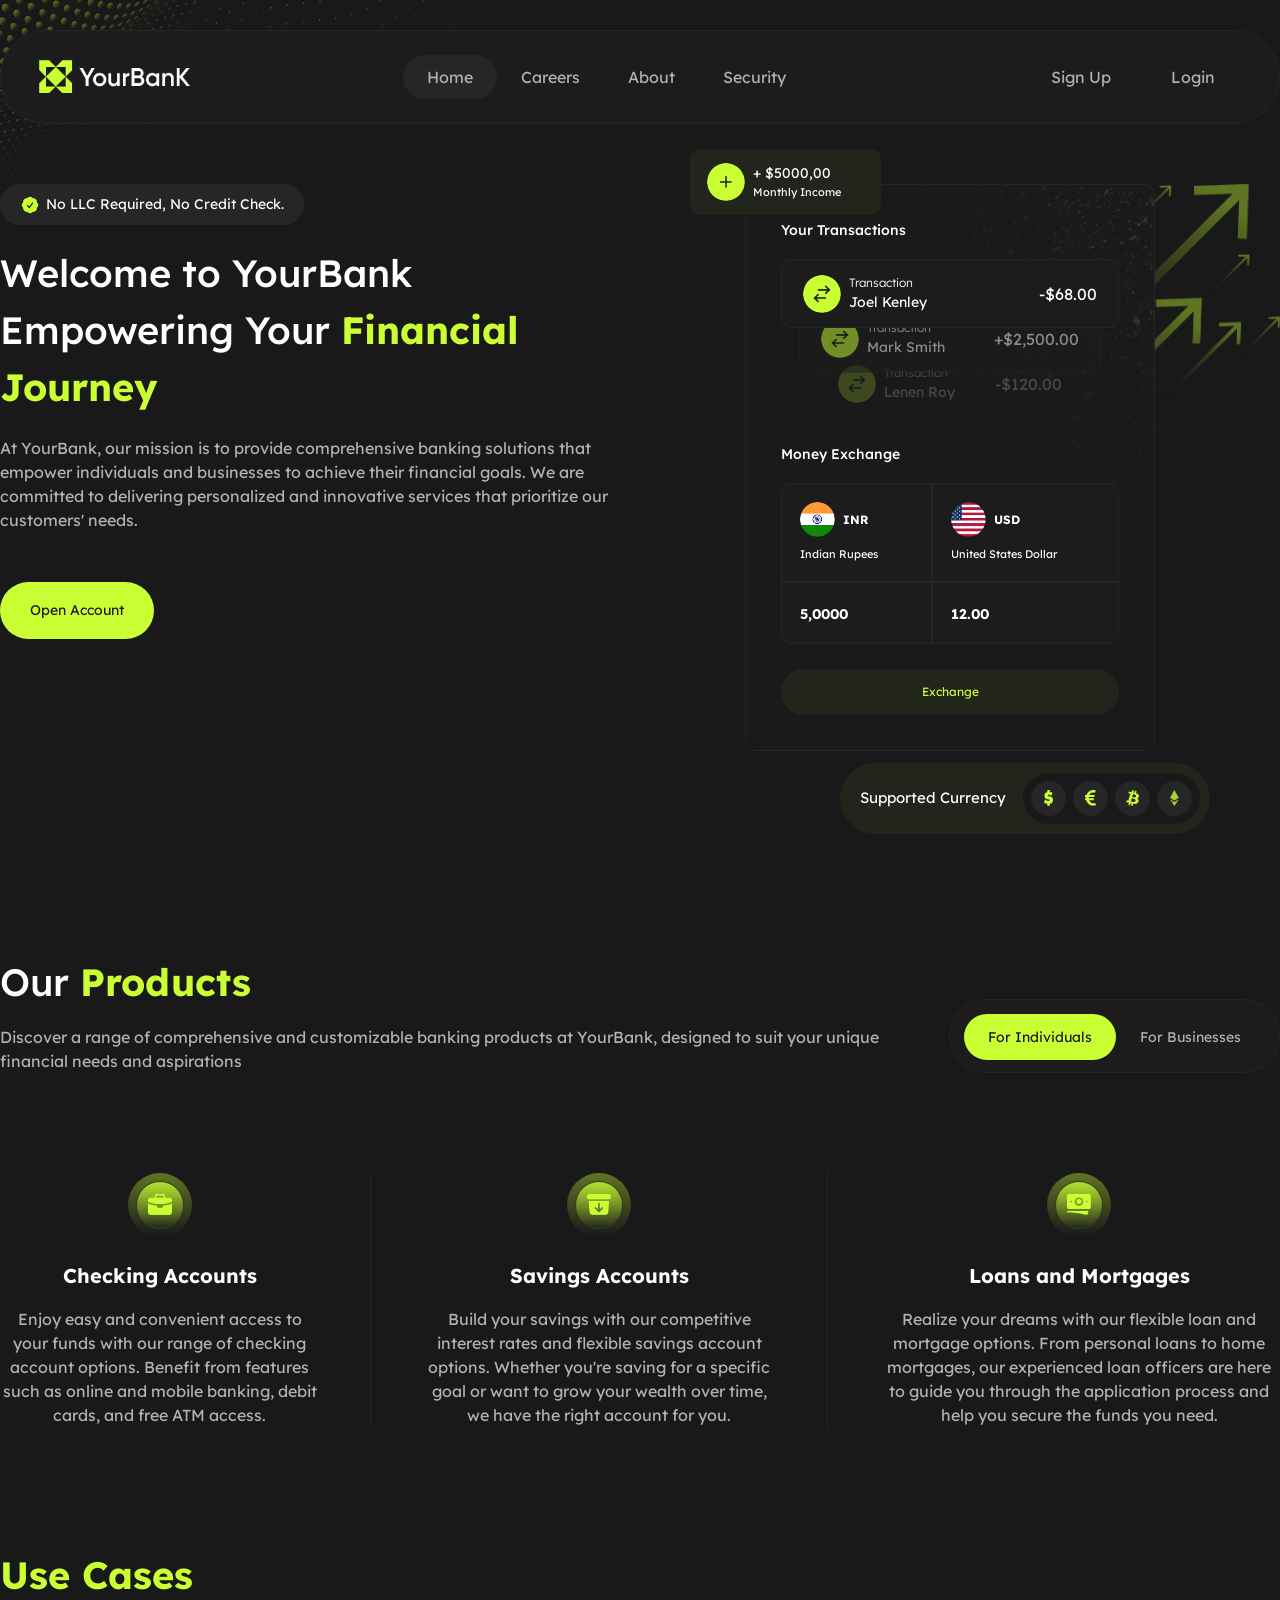
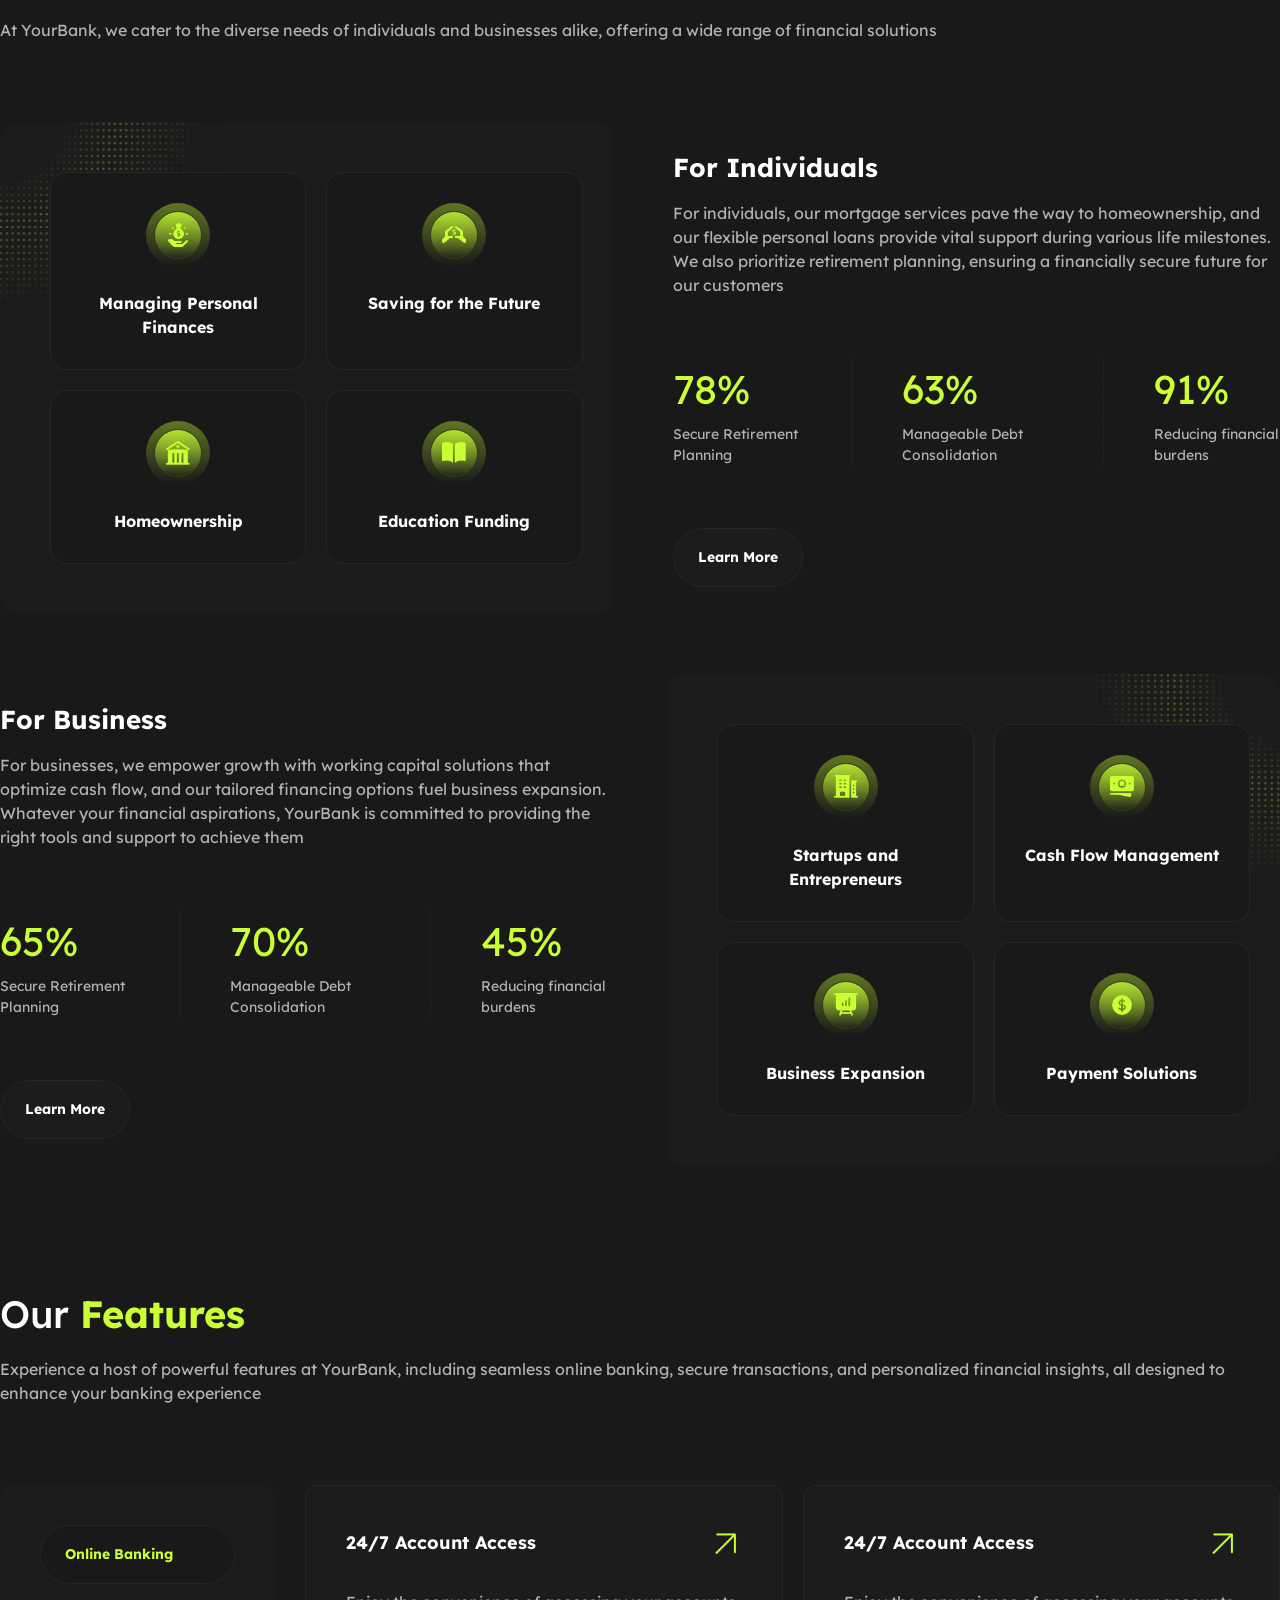
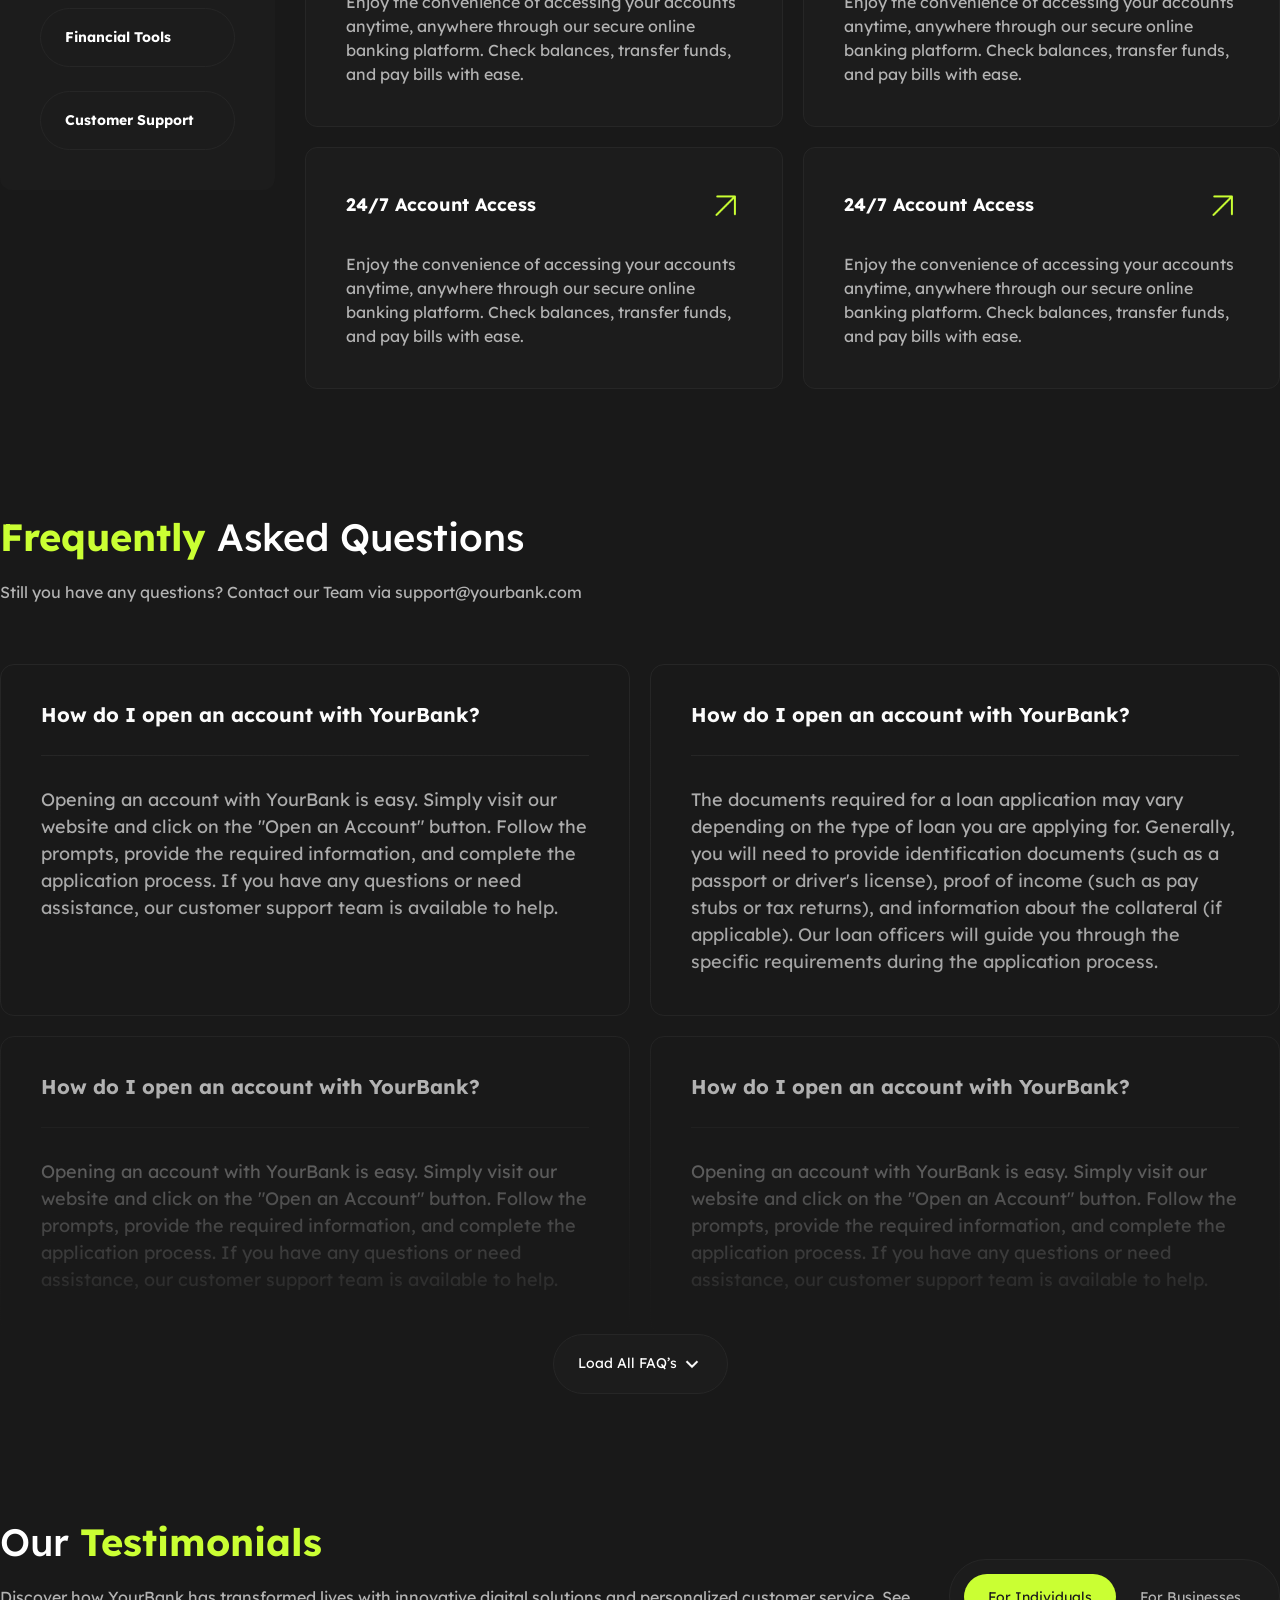
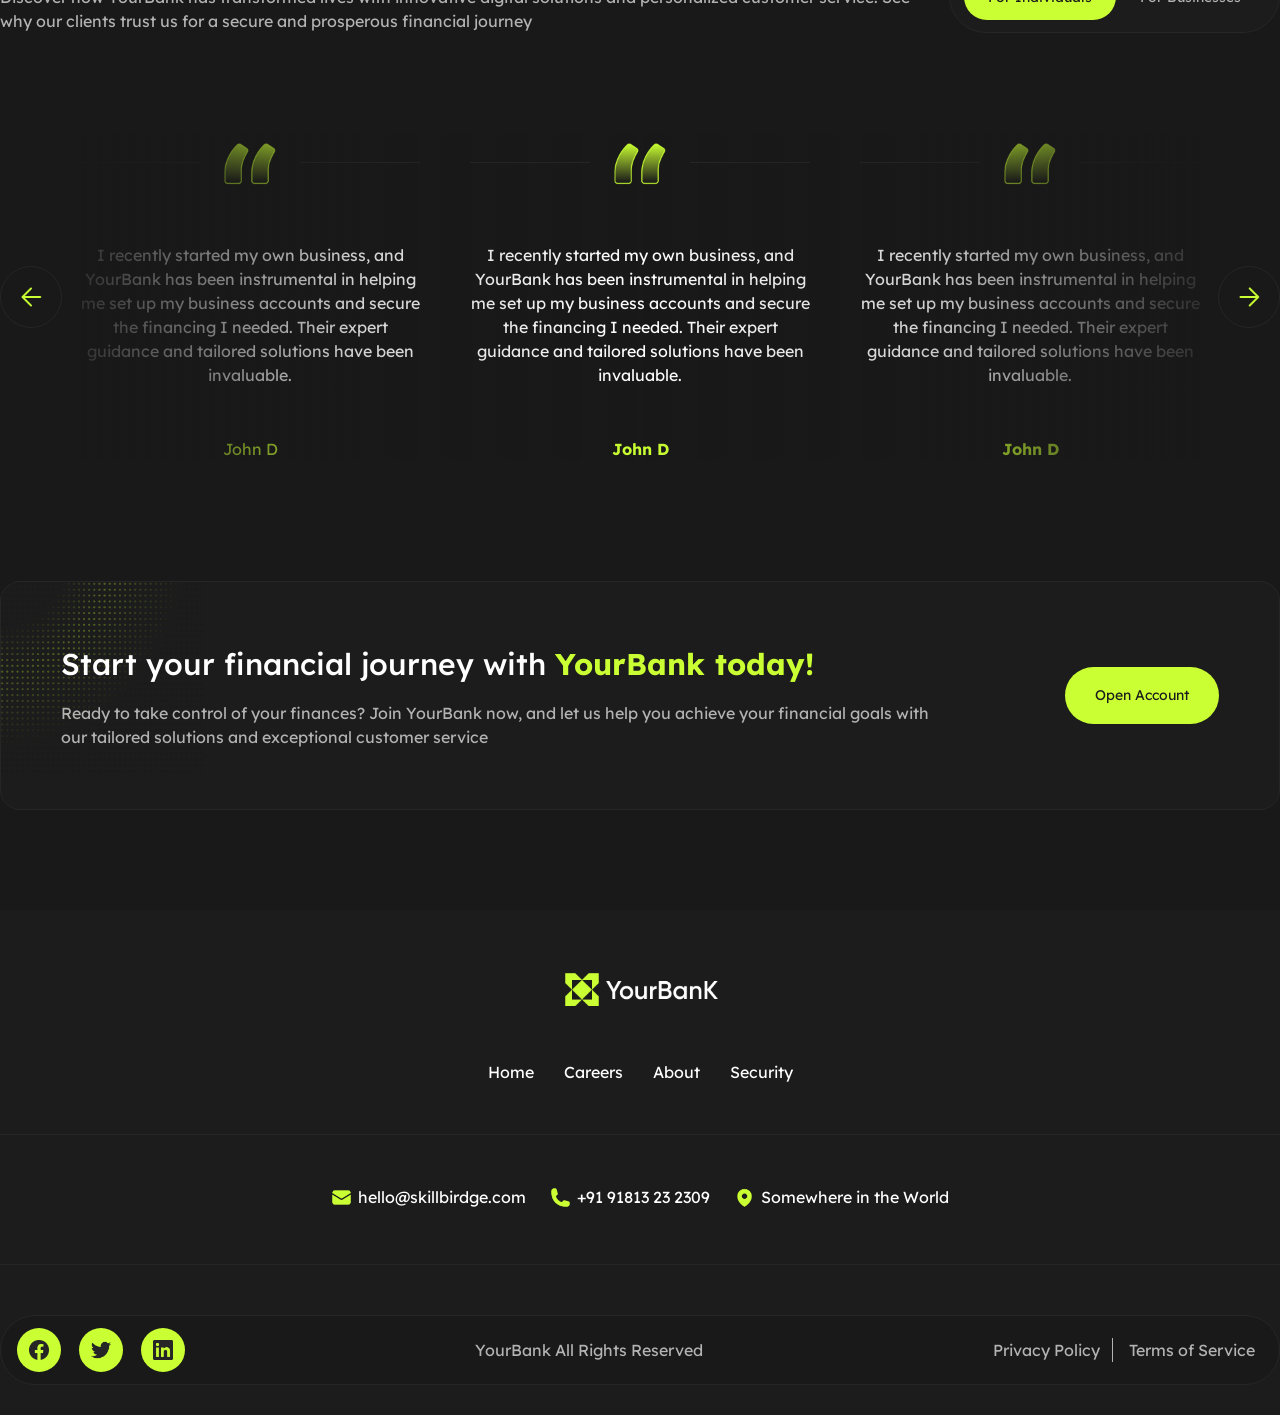
<file: index.html>
﻿<!DOCTYPE html>
<html lang="en">
    <head>
        <meta charset="UTF-8">
        <meta name="viewport" content="width=device-width, initial-scale=1.0">
        <title>YourBank</title>

        <link rel="icon" type="image/x-icon" href="assets/images/favicon.png">
        <link rel="preconnect" href="https://fonts.googleapis.com">
        <link rel="preconnect" href="https://fonts.gstatic.com" crossorigin>
        <link href="https://fonts.googleapis.com/css2?family=Lexend:wght@100..900&display=swap" rel="stylesheet">
        <link rel="stylesheet" href="assets/css/home.css">
        <link rel="stylesheet" href="assets/css/swiper-bundle.min.css">
    </head>
    <body>
        <img alt="background" class="bg-top" src="assets/images/bg-top.png" />
        <div id="page" class="site">
            <header id="masthead" class="site-header">
                <nav id="site-navigation" class="main-navigation">
                    <div class="container">
                        <div class="navigation-content">
                            <div class="navigation-left">
                                <h1 class="site-title">
                                    <a href="index.html">
                                        <img alt="YourBank Logo" class="site-logo" src="assets/images/logo-home.png" />
                                    </a>
                                </h1>
                            </div><!-- .navigation-left -->
                            <div class="navigation-center">
                                <ul class="nav-menu">
                                    <li><a class="active" href="index.html">Home</a></li>
                                    <li><a href="pages/career.html">Careers</a></li>
                                    <li><a href="pages/about.html">About</a></li>
                                    <li><a href="pages/security-page.html">Security</a></li>
                                </ul>
                            </div><!-- .navigation-center -->
                            <div class="navigation-right">
                                <a href="#" class="nav-button nav-button-signup">Sign Up</a>
                                <a href="#" class="nav-button nav-button-login">Login</a>
                            </div><!-- .navigation-right -->
                        </div><!-- .navigation-content -->
                    </div>
                </nav><!-- .main-navigation -->

                <nav id="mobile-navigation" class="mobile-navigation">
                    <div class="container">
                        <div class="navigation-content">
                            <div class="navigation-left">
                                <h1 class="site-title">
                                    <a href="index.html">
                                        <img alt="YourBank Logo" class="site-logo" src="assets/images/logo-home.png" />
                                    </a>
                                </h1>
                            </div><!-- .navigation-left -->
                            <div class="navigation-right">
                                <input type="radio" id="menu-open" class="menu-open hidden" name="menu">
                                <label for="menu-open" class="menu-button">
                                    <img alt="bar" class="icon-menu-bar" src="assets/images/icon-bar.png" />
                                </label>

                                <div class="mobile-navigation-content">
                                    <ul>
                                        <li class="btn-close">
                                            <input type="radio" id="menu-close" class="menu-close hidden" name="menu">
                                            <label for="menu-close" class="menu-button">
                                                X
                                            </label>
                                        </li>
                                        <li><a class="site-title" href="index.html"><img alt="YourBank Logo" class="site-logo" src="assets/images/logo-home.png" /></a></li>
                                        <li><a class="active" href="index.html">Home</a></li>
                                        <li><a href="pages/career.html">Careers</a></li>
                                        <li><a href="pages/about.html">About</a></li>
                                        <li><a href="pages/security-page.html">Security</a></li>
                                        <li><a href="#">Sign Up</a></li>
                                        <li><a href="#">Login</a></li>
                                    </ul>
                                </div>
                            </div><!-- .navigation-right -->
                        </div><!-- .navigation-content -->
                    </div>
                </nav><!-- .main-navigation -->
            </header><!-- .site-header -->

            <div class="homepage-content">
                <div class="welcome-content-wrapper content-wrapper">
                    <div class="container">
                        <div class="welcome-content">
                            <div class="welcome-content-left">
                                <div class="welcome-subtitle-wrapper">
                                    <p class="welcome-subtitle content-subtitle">
                                        <img alt="icon" class="icon-welcome-subtitle" src="assets/images/icon-welcome-subtitle.png" />
                                        No LLC Required, No Credit Check.
                                    </p>
                                </div>
                                <h2 class="welcome-title content-title">Welcome to YourBank Empowering Your <strong>Financial Journey</strong></h2>
                                <div class="welcome-description content-description">
                                    <p>At YourBank, our mission is to provide comprehensive banking solutions that empower individuals and businesses to achieve their
                                    financial goals. We are committed to delivering personalized and innovative services that prioritize our customers' needs.</p>
                                </div>
                                <a href="#" class="btn-welcome btn-content-1">Open Account</a>
                            </div><!-- .welcome-content-left -->
                            
                            <div class="welcome-content-right">
                                <img alt="arrow" class="img-arrow" src="assets/images/img-arrow.png" />
                                <div class="income-content">
                                    <img alt="icon" class="icon-income" src="assets/images/icon-income.png" />
                                    <div class="income-content-details">
                                        <p class="income-amount">+ $5000,00</p>
                                        <p class="income-title">Monthly Income</p>
                                    </div>
                                </div><!-- .income-content -->
                                <div class="welcome-right">
                                    <div class="transactions-content-wrapper">
                                        <p class="transactions-title">Your Transactions</p>
                                        <div class="transactions-content">
                                            <div class="transaction-item">
                                                <div class="transaction-item-left">
                                                    <img alt="icon" class="icon-transaction" src="assets/images/icon-weolcome-content.png" />
                                                    <div class="transaction-item-details">
                                                        <p class="transaction-subtitle">Transaction</p>
                                                        <p class="transaction-title">Joel Kenley</p>
                                                    </div>
                                                </div>
                                                <p class="transaction-amount">-$68.00</p>
                                            </div>
                                            <div class="transaction-item">
                                                <div class="transaction-item-left">
                                                    <img alt="icon" class="icon-transaction" src="assets/images/icon-weolcome-content.png" />
                                                    <div class="transaction-item-details">
                                                        <p class="transaction-subtitle">Transaction</p>
                                                        <p class="transaction-title">Mark Smith</p>
                                                    </div>
                                                </div>
                                                <p class="transaction-amount">+$2,500.00</p>
                                            </div>
                                            <div class="transaction-item">
                                                <div class="transaction-item-left">
                                                    <img alt="icon" class="icon-transaction" src="assets/images/icon-weolcome-content.png" />
                                                    <div class="transaction-item-details">
                                                        <p class="transaction-subtitle">Transaction</p>
                                                        <p class="transaction-title">Lenen Roy</p>
                                                    </div>
                                                </div>
                                                <p class="transaction-amount">-$120.00</p>
                                            </div>
                                        </div><!-- .transactions-content -->
                                    </div><!-- .transactions-content-wrapper -->
                                    
                                    <div class="exchange-content-wrapper">
                                        <div class="exchange-conten">
                                            <p class="exchange-title">Money Exchange</p>
                                            <table class="exchange-table">
                                                <tbody>
                                                    <tr>
                                                        <td>
                                                            <p class="exchange-currency">
                                                                <img alt="icon" class="icon-exchange" src="assets/images/icon-inr.png" />
                                                                <strong>INR</strong>
                                                            </p>
                                                            <p class="exchange-content-title">Indian Rupees</p>
                                                        </td>
                                                        <td>
                                                            <p class="exchange-currency">
                                                                <img alt="icon" class="icon-exchange" src="assets/images/icon-usd.png" />
                                                                <strong>USD</strong>
                                                            </p>
                                                            <p class="exchange-content-title">United States Dollar</p>
                                                        </td>
                                                    </tr>
                                                    <tr>
                                                        <td><p class="exchange-content-amount"><strong>5,0000</p></strong></td>
                                                        <td><p class="exchange-content-amount"><strong>12.00</strong></p></td>
                                                    </tr>
                                                </tbody>
                                            </table>
                                            <button class="btn-exchange">Exchange</button>
                                        </div>
                                    </div><!-- .exchange-content-wrapper -->
                                </div><!-- .welcome-right-->

                                <div class="exchange-supported-currencies-wrapper">
                                    <div class="exchange-supported-currencies">
                                        <span>Supported Currency</span>
                                        <ul>
                                            <li><img alt="icon" class="icon-supported-currency" src="assets/images/dollar.png" /></li>
                                            <li><img alt="icon" class="icon-supported-currency" src="assets/images/euro.png" /></li>
                                            <li><img alt="icon" class="icon-supported-currency" src="assets/images/bitcoin.png" /></li>
                                            <li><img alt="icon" class="icon-supported-currency" src="assets/images/ethereum.png" /></li>
                                        </ul>
                                    </div><!-- .exchange-supported-currencies -->
                                </div><!-- .exchange-supported-currencies-wrapper -->
                            </div><!-- .welcome-content-right -->
                        </div><!-- .welcome-content -->
                    </div>
                </div><!-- .welcome-content-wrapper -->

                <div class="products-content-wrapper content-wrapper">
                    <div class="container">
                        <div class="products-content-top">
                            <div class="products-content-left">
                                <h2 class="products-title content-title">Our <strong>Products</strong></h2>
                                <div class="products-description content-description">
                                    <p>Discover a range of comprehensive and customizable banking products at YourBank, designed to suit your unique financial needs
                                    and aspirations</p>
                                </div>
                            </div><!-- .products-content-left -->
                            <div class="products-content-right">
                                <nav class="nav-tabs">
                                    <ul>
                                        <li><a class="active" href="#">For Individuals</a></li>
                                        <li><a href="#">For Businesses</a></li>
                                    </ul>
                                </nav>
                            </div><!-- .products-content-right -->
                        </div><!-- .products-content-top -->
                        <div class="products-content-bottom">
                            <div class="products-content">
                                <div class="icon-product-content-outer">
                                    <div class="icon-product-content-inner">
                                        <img alt="icon" class="icon-product-content" src="assets/images/icon-product-1.png" />
                                    </div>
                                </div>
                                <h3 class="product-content-title">Checking Accounts</h3>
                                <div class="product-content-description content-description">
                                    <p>Enjoy easy and convenient access to your funds with our range of checking account options. Benefit from features such as online and
                                    mobile banking, debit cards, and free ATM access.</p>
                                </div>
                            </div><!-- .products-content -->
                            <div class="products-content">
                                <div class="icon-product-content-outer">
                                    <div class="icon-product-content-inner">
                                        <img alt="icon" class="icon-product-content" src="assets/images/icon-product-2.png" />
                                    </div>
                                </div>
                                <h3 class="product-content-title">Savings Accounts</h3>
                                <div class="product-content-description content-description">
                                    <p>Build your savings with our competitive interest rates and flexible savings account options. Whether you're saving for a specific goal
                                    or want to grow your wealth over time, we have the right account for you.</p>
                                </div>
                            </div><!-- .products-content -->
                            <div class="products-content">
                                <div class="icon-product-content-outer">
                                    <div class="icon-product-content-inner">
                                        <img alt="icon" class="icon-product-content" src="assets/images/icon-product-3.png" />
                                    </div>
                                </div>
                                <h3 class="product-content-title">Loans and Mortgages</h3>
                                <div class="product-content-description content-description">
                                    <p>Realize your dreams with our flexible loan and mortgage options. From personal loans to home mortgages, our experienced loan officers
                                    are here to guide you through the application process and help you secure the funds you need.</p>
                                </div>
                            </div><!-- .products-content -->
                        </div><!-- .products-content-bottom -->
                    </div>
                </div><!-- .products-content-wrapper -->

                <div class="cases-content-wrapper content-wrapper">
                    <div class="container">
                        <div class="cases-content-top">
                            <h2 class="cases-title content-title"><strong>Use Cases</strong></h2>
                            <div class="cases-description content-description">
                                <p>At YourBank, we cater to the diverse needs of individuals and businesses alike, offering a wide range of financial solutions</p>
                            </div>
                        </div><!-- .cases-content-top -->
                        <div class="cases-content-bottom">
                            <div class="cases-content">
                                <div class="cases-content-left">
                                    <img alt="image" class="img-casese-content-left" src="assets/images/img-cases.png" />
                                    <div class="left-item">
                                        <div class="icon-product-content-outer">
                                            <div class="icon-product-content-inner">
                                                <img alt="icon" class="icon-product-content" src="assets/images/icon-cases-1.png" />
                                            </div>
                                        </div>
                                        <h3 class="cases-content-left-title">Managing Personal Finances</h3>
                                    </div>
                                    <div class="left-item">
                                        <div class="icon-product-content-outer">
                                            <div class="icon-product-content-inner">
                                                <img alt="icon" class="icon-product-content" src="assets/images/icon-cases-2.png" />
                                            </div>
                                        </div>
                                        <h3 class="cases-content-left-title">Saving for the Future</h3>
                                    </div>
                                    <div class="left-item">
                                        <div class="icon-product-content-outer">
                                            <div class="icon-product-content-inner">
                                                <img alt="icon" class="icon-product-content" src="assets/images/icon-cases-3.png" />
                                            </div>
                                        </div>
                                        <h3 class="cases-content-left-title">Homeownership</h3>
                                    </div>
                                    <div class="left-item">
                                        <div class="icon-product-content-outer">
                                            <div class="icon-product-content-inner">
                                                <img alt="icon" class="icon-product-content" src="assets/images/icon-cases-4.png" />
                                            </div>
                                        </div>
                                        <h3 class="cases-content-left-title">Education Funding</h3>
                                    </div>
                                </div><!-- .cases-content-left -->
                                <div class="cases-content-right">
                                    <h3 class="cases-content-right-title">For Individuals</h3>
                                    <div class="cases-content-right-description content-description">
                                        <p>For individuals, our mortgage services pave the way to homeownership, and our flexible personal loans provide vital support
                                        during various life milestones. We also prioritize retirement planning, ensuring a financially secure future for our customers</p>
                                    </div>
                                    <div class="right-items-wrapper">
                                        <div class="right-item">
                                            <p class="right-item-number">78%</p>
                                            <div class="right-item-description content-description">
                                                <p>Secure Retirement Planning</p>
                                            </div>
                                        </div>
                                        <div class="right-item">
                                            <p class="right-item-number">63%</p>
                                            <div class="right-item-description content-description">
                                                <p>Manageable Debt Consolidation</p>
                                            </div>
                                        </div>
                                        <div class="right-item">
                                            <p class="right-item-number">91%</p>
                                            <div class="right-item-description content-description">
                                                <p>Reducing financial burdens</p>
                                            </div>
                                        </div>
                                    </div>
                                    <a class="btn-cases-content btn-content-2" href="#">Learn More</a>
                                </div><!-- .cases-content-right -->
                            </div><!-- .cases-content -->

                            <div class="cases-content">
                                <div class="cases-content-left">
                                    <img alt="image" class="img-casese-content-left" src="assets/images/img-cases.png" />
                                    <div class="left-item">
                                        <div class="icon-product-content-outer">
                                            <div class="icon-product-content-inner">
                                                <img alt="icon" class="icon-product-content" src="assets/images/icon-cases-5.png" />
                                            </div>
                                        </div>
                                        <h3 class="cases-content-left-title">Startups and Entrepreneurs</h3>
                                    </div>
                                    <div class="left-item">
                                        <div class="icon-product-content-outer">
                                            <div class="icon-product-content-inner">
                                                <img alt="icon" class="icon-product-content" src="assets/images/icon-cases-6.png" />
                                            </div>
                                        </div>
                                        <h3 class="cases-content-left-title">Cash Flow Management</h3>
                                    </div>
                                    <div class="left-item">
                                        <div class="icon-product-content-outer">
                                            <div class="icon-product-content-inner">
                                                <img alt="icon" class="icon-product-content" src="assets/images/icon-cases-7.png" />
                                            </div>
                                        </div>
                                        <h3 class="cases-content-left-title">Business Expansion</h3>
                                    </div>
                                    <div class="left-item">
                                        <div class="icon-product-content-outer">
                                            <div class="icon-product-content-inner">
                                                <img alt="icon" class="icon-product-content" src="assets/images/icon-cases-8.png" />
                                            </div>
                                        </div>
                                        <h3 class="cases-content-left-title">Payment Solutions</h3>
                                    </div>
                                </div><!-- .cases-content-left -->
                                <div class="cases-content-right">
                                    <h3 class="cases-content-right-title">For Business</h3>
                                    <div class="cases-content-right-description content-description">
                                        <p> For businesses, we empower growth with working capital solutions that optimize cash flow, and our tailored financing options fuel
                                        business expansion. Whatever your financial aspirations, YourBank is committed to providing the right tools and support to achieve
                                        them</p>
                                    </div>
                                    <div class="right-items-wrapper">
                                        <div class="right-item">
                                            <p class="right-item-number">65%</p>
                                            <div class="right-item-description content-description">
                                                <p>Secure Retirement Planning</p>
                                            </div>
                                        </div>
                                        <div class="right-item">
                                            <p class="right-item-number">70%</p>
                                            <div class="right-item-description content-description">
                                                <p>Manageable Debt Consolidation</p>
                                            </div>
                                        </div>
                                        <div class="right-item">
                                            <p class="right-item-number">45%</p>
                                            <div class="right-item-description content-description">
                                                <p>Reducing financial burdens</p>
                                            </div>
                                        </div>
                                    </div>
                                    <a class="btn-cases-content btn-content-2" href="#">Learn More</a>
                                </div><!-- .cases-content-right -->
                            </div><!-- .cases-content -->
                        </div><!-- .cases-content-bottom -->
                    </div>
                </div><!-- .cases-content-wrapper -->

                <div class="features-content-wrapper content-wrapper">
                    <div class="container">
                        <div class="features-content-top">
                            <h2 class="features-title content-title">Our <strong>Features</strong></h2>
                            <div class="features-description content-description">
                                <p>Experience a host of powerful features at YourBank, including seamless online banking, secure transactions, and personalized financial
                                insights, all designed to enhance your banking experience</p>
                            </div>
                        </div><!-- .features-content-top -->
                        <div class="features-content-bottom">
                            <nav class="nav-tabs">
                                <ul>
                                    <li><a class="active" href="#">Online Banking</a></li>
                                    <li><a href="#">Financial Tools</a></li>
                                    <li><a href="#">Customer Support</a></li>
                                </ul>
                            </nav><!-- .nav-tabs -->
                            <div class="features-content">
                                <div class="features-content-item">
                                    <div class="features-content-title-wrapper">
                                        <h3 class="features-content-title">24/7 Account Access</h3>
                                        <img alt="icon" class="icon-features-content" src="assets/images/icon-arrow-top-right.png" />
                                    </div>
                                    <div class="features-content-description content-description">
                                        <p>Enjoy the convenience of accessing your accounts anytime, anywhere through our secure online banking platform. Check balances,
                                        transfer funds, and pay bills with ease.</p>
                                    </div>
                                </div><!-- .features-content-item -->
                                <div class="features-content-item">
                                    <div class="features-content-title-wrapper">
                                        <h3 class="features-content-title">24/7 Account Access</h3>
                                        <img alt="icon" class="icon-features-content" src="assets/images/icon-arrow-top-right.png" />
                                    </div>
                                    <div class="features-content-description content-description">
                                        <p>Enjoy the convenience of accessing your accounts anytime, anywhere through our secure online banking platform. Check balances,
                                        transfer funds, and pay bills with ease.</p>
                                    </div>
                                </div><!-- .features-content-item -->
                                <div class="features-content-item">
                                    <div class="features-content-title-wrapper">
                                        <h3 class="features-content-title">24/7 Account Access</h3>
                                        <img alt="icon" class="icon-features-content" src="assets/images/icon-arrow-top-right.png" />
                                    </div>
                                    <div class="features-content-description content-description">
                                        <p>Enjoy the convenience of accessing your accounts anytime, anywhere through our secure online banking platform. Check balances,
                                        transfer funds, and pay bills with ease.</p>
                                    </div>
                                </div><!-- .features-content-item -->
                                <div class="features-content-item">
                                    <div class="features-content-title-wrapper">
                                        <h3 class="features-content-title">24/7 Account Access</h3>
                                        <img alt="icon" class="icon-features-content" src="assets/images/icon-arrow-top-right.png" />
                                    </div>
                                    <div class="features-content-description content-description">
                                        <p>Enjoy the convenience of accessing your accounts anytime, anywhere through our secure online banking platform. Check balances,
                                        transfer funds, and pay bills with ease.</p>
                                    </div>
                                </div><!-- .features-content-item -->
                            </div><!-- .features-content -->
                        </div><!-- .features-content-bottom -->
                    </div>
                </div><!-- .features-content-wrapper -->

                <div class="faqs-content-wrapper content-wrapper">
                    <div class="container">
                        <div class="faqs-content-top">
                            <h2 class="faqs-title content-title"><strong>Frequently</strong> Asked Questions</h2>
                            <div class="faqs-description content-description">
                                <p>Still you have any questions? Contact our Team via support@yourbank.com</p>
                            </div>
                        </div><!-- .faqs-content-top -->
                        <div class="faqs-content-bottom">
                            <div class="faqs-content-item">
                                <h3 class="faqs-content-title">How do I open an account with YourBank?</h3>
                                <div class="faqs-content-description content-description">
                                    <p>Opening an account with YourBank is easy. Simply visit our website and click on the "Open an Account" button. Follow the prompts,
                                    provide the required information, and complete the application process. If you have any questions or need assistance, our customer support
                                    team is available to help.</p>
                                </div>
                            </div>
                            <div class="faqs-content-item">
                                <h3 class="faqs-content-title">How do I open an account with YourBank?</h3>
                                <div class="faqs-content-description content-description">
                                    <p>The documents required for a loan application may vary depending on the type of loan you are applying for. Generally, you will need to
                                    provide identification documents (such as a passport or driver's license), proof of income (such as pay stubs or tax returns), and
                                    information about the collateral (if applicable). Our loan officers will guide you through the specific requirements during the
                                    application process.</p>
                                </div>
                            </div>
                            <div class="faqs-content-item">
                                <h3 class="faqs-content-title">How do I open an account with YourBank?</h3>
                                <div class="faqs-content-description content-description">
                                    <p>Opening an account with YourBank is easy. Simply visit our website and click on the "Open an Account" button. Follow the prompts,
                                    provide the required information, and complete the application process. If you have any questions or need assistance, our customer support
                                    team is available to help.</p>
                                </div>
                            </div>
                            <div class="faqs-content-item">
                                <h3 class="faqs-content-title">How do I open an account with YourBank?</h3>
                                <div class="faqs-content-description content-description">
                                    <p>Opening an account with YourBank is easy. Simply visit our website and click on the "Open an Account" button. Follow the prompts,
                                    provide the required information, and complete the application process. If you have any questions or need assistance, our customer support
                                    team is available to help.</p>
                                </div>
                            </div>
                        </div><!-- .faqs-content-bottom -->
                        <div class="btn-faqs-wrapper">
                            <a class="btn-faqs btn-content-2" href="#">
                                Load All FAQ’s
                                <img alt="icon" class="icon-faqs-content" src="assets/images/icon-arrow-down.png" />
                            </a>
                        </div>
                    </div>
                </div><!-- .faqs-content-wrapper -->
                <div class="testimonials-content-wrapper content-wrapper">
                    <div class="container">
                        <div class="products-content-top">
                            <div class="products-content-left">
                                <h2 class="products-title content-title">Our <strong>Testimonials</strong></h2>
                                <div class="products-description content-description">
                                    <p>Discover how YourBank has transformed lives with innovative digital solutions and personalized customer service. See why our clients
                                    trust us for a secure and prosperous financial journey</p>
                                </div>
                            </div><!-- .products-content-left -->
                            <div class="products-content-right">
                                <nav class="nav-tabs">
                                    <ul>
                                        <li><a class="active" href="#">For Individuals</a></li>
                                        <li><a href="#">For Businesses</a></li>
                                    </ul>
                                </nav>
                            </div><!-- .products-content-right -->
                        </div><!-- .products-content-top -->
                        <div class="testimonials-content-bottom">
                            <div class="swiper testimonialsSwiper">
                                <div class="swiper-wrapper">
                                    <div class="swiper-slide">
                                        <div class="icon-testimonials-content-wrapper">
                                            <img alt="icon" class="icon-testimonials-content" src="assets/images/icon-quote.png" />
                                        </div>
                                        <div class="testimonials-description">
                                            <p>I recently started my own business, and YourBank has been instrumental in helping me set up my business accounts and secure
                                            the financing I needed. Their expert guidance and tailored solutions have been invaluable.</p>
                                        </div>
                                        <p class="testimonials-name">John D</p>
                                    </div>
                                    <div class="swiper-slide">
                                        <div class="icon-testimonials-content-wrapper">
                                            <img alt="icon" class="icon-testimonials-content" src="assets/images/icon-quote.png" />
                                        </div>
                                        <div class="testimonials-description">
                                            <p>I recently started my own business, and YourBank has been instrumental in helping me set up my business accounts and secure
                                            the financing I needed. Their expert guidance and tailored solutions have been invaluable.</p>
                                        </div>
                                        <p class="testimonials-name"><strong>John D</strong></p>
                                    </div>
                                    <div class="swiper-slide">
                                        <div class="icon-testimonials-content-wrapper">
                                            <img alt="icon" class="icon-testimonials-content" src="assets/images/icon-quote.png" />
                                        </div>
                                        <div class="testimonials-description">
                                            <p>I recently started my own business, and YourBank has been instrumental in helping me set up my business accounts and secure
                                            the financing I needed. Their expert guidance and tailored solutions have been invaluable.</p>
                                        </div>
                                        <p class="testimonials-name"><strong>John D</strong></p>
                                    </div>
                                    <div class="swiper-slide">
                                        <div class="icon-testimonials-content-wrapper">
                                            <img alt="icon" class="icon-testimonials-content" src="assets/images/icon-quote.png" />
                                        </div>
                                        <div class="testimonials-description">
                                            <p>I recently started my own business, and YourBank has been instrumental in helping me set up my business accounts and secure
                                            the financing I needed. Their expert guidance and tailored solutions have been invaluable.</p>
                                        </div>
                                        <p class="testimonials-name"><strong>John D</strong></p>
                                    </div>
                                    <div class="swiper-slide">
                                        <div class="icon-testimonials-content-wrapper">
                                            <img alt="icon" class="icon-testimonials-content" src="assets/images/icon-quote.png" />
                                        </div>
                                        <div class="testimonials-description">
                                            <p>I recently started my own business, and YourBank has been instrumental in helping me set up my business accounts and secure
                                            the financing I needed. Their expert guidance and tailored solutions have been invaluable.</p>
                                        </div>
                                        <p class="testimonials-name"><strong>John D</strong></p>
                                    </div>
                                    <div class="swiper-slide">
                                        <div class="icon-testimonials-content-wrapper">
                                            <img alt="icon" class="icon-testimonials-content" src="assets/images/icon-quote.png" />
                                        </div>
                                        <div class="testimonials-description">
                                            <p>I recently started my own business, and YourBank has been instrumental in helping me set up my business accounts and secure
                                            the financing I needed. Their expert guidance and tailored solutions have been invaluable.</p>
                                        </div>
                                        <p class="testimonials-name"><strong>John D</strong></p>
                                    </div>
                                </div>
                            </div>
                            <div class="testimonials-swiper-button-wrapper">
                                <div class="testimonials-swiper-button-prev">
                                    <img alt="left" class="icon-testimonials-content" src="assets/images/icon-arrow-left.png" />
                                </div>
                                <div class="testimonials-swiper-button-next">
                                    <img alt="right" class="icon-testimonials-content" src="assets/images/icon-arrow-right.png" />
                                </div>
                            </div>
                        </div><!-- .testimonials-content-bottom -->
                    </div>
                </div><!-- .testimonials-content-wrapper -->

                <div class="journey-content-wrapper content-wrapper">
                    <div class="container">
                        <div class="journey-content">
                            <img alt="image" class="img-journey-content" src="assets/images/img-cases.png" />
                            <div class="journey-content-left">
                                 <h2 class="journey-title content-title">Start your financial journey with <strong>YourBank today!</strong></h2>
                                <div class="journey-description content-description">
                                    <p>Ready to take control of your finances? Join YourBank now, and let us help you achieve your financial goals with our tailored solutions and exceptional customer service</p>
                                </div>
                            </div>
                            <a class="btn-journey btn-content-1" href="#">Open Account</a>
                        </div><!-- .journey-content -->
                    </div>
                </div><!-- .journey-content-wrapper -->
	        </div><!-- .homepage-content -->

            <footer id="colophon" class="site-footer">
                <div class="site-footer-top">
                    <div class="container">
                        <img alt="YourBank Logo" class="site-logo-footer" src="assets/images/logo-home.png" />
                        <ul class="footer-menu">
                            <li><a href="index.html">Home</a></li>
                            <li><a href="pages/career.html">Careers</a></li>
                            <li><a href="pages/about.html">About</a></li>
                            <li><a href="pages/security-page.html">Security</a></li>
                        </ul>
                    </div>
                </div><!-- .site-footer-top -->
                <div class="site-footer-center">
                    <div class="container">
                        <ul class="footer-contact">
                            <li>
                                <a href="maito:hello@skillbirdge.com">
                                    <img alt="mail" class="icon-footer-contact" src="assets/images/icon-mail.png" />
                                    hello@skillbirdge.com
                                </a>
                            </li>
                            <li>
                                <a href="tel:+91 91813 23 2309">
                                    <img alt="call" class="icon-footer-contact" src="assets/images/icon-call.png" />
                                    +91 91813 23 2309
                                </a>
                            </li>
                            <li>
                                <a href="#">
                                    <img alt="location" class="icon-footer-contact" src="assets/images/icon-location.png" />
                                    Somewhere in the World
                                </a>
                            </li>
                        </ul>
                    </div>
                </div><!-- .site-footer-center -->
                <div class="site-footer-bottom">
                    <div class="container">
                        <div class="footer-bottom">
                            <div class="footer-socials">
                                <ul>
                                    <li>
                                        <a target="_blank" href="#">
                                            <img alt="facebook" class="icon-footer-social" src="assets/images/icon-facebook.png" />
                                        </a>
                                    </li>
                                    <li>
                                        <a target="_blank" href="#">
                                            <img alt="facebook" class="icon-footer-social" src="assets/images/icon-twitter.png" />
                                        </a>
                                    </li>
                                    <li>
                                        <a target="_blank" href="#">
                                            <img alt="facebook" class="icon-footer-social" src="assets/images/icon-linkedin.png" />
                                        </a>
                                    </li>
                                </ul>
                            </div>
                            <div class="footer-copyright">
                                <span>YourBank All Rights Reserved</span>
                            </div>
                            <div class="footer-links">
                                <ul>
                                    <li><a href="#">Privacy Policy</a></li>
                                    <li><a href="#">Terms of Service</a></li>
                                </ul>
                            </div>
                        </div>
                    </div>
                </div><!-- .site-footer-bottom -->
            </footer><!-- #colophon -->

            <script src="assets/js/swiper-bundle.min.js"></script>
            <script>
                var testimonialsSwiper = new Swiper(".testimonialsSwiper", {
                    loop: true,
                    navigation: {
                        nextEl: ".testimonials-swiper-button-next",
                        prevEl: ".testimonials-swiper-button-prev",
                    },
                    breakpoints: {
                        0: {
                            slidesPerView: 1,
                            spaceBetween: 10,
                        },
                        744: {
                            slidesPerView: 2,
                            spaceBetween: 20,
                        },
                        834: {
                            slidesPerView: 2,
                            spaceBetween: 20,
                        },
                        1024: {
                            slidesPerView: 3,
                            spaceBetween: 50,
                        },
                        1280: {
                            slidesPerView: 3,
                            spaceBetween: 50,
                        }
                    },
                });
            </script>
        </div><!-- #page -->
    </body>
</html>
</file>
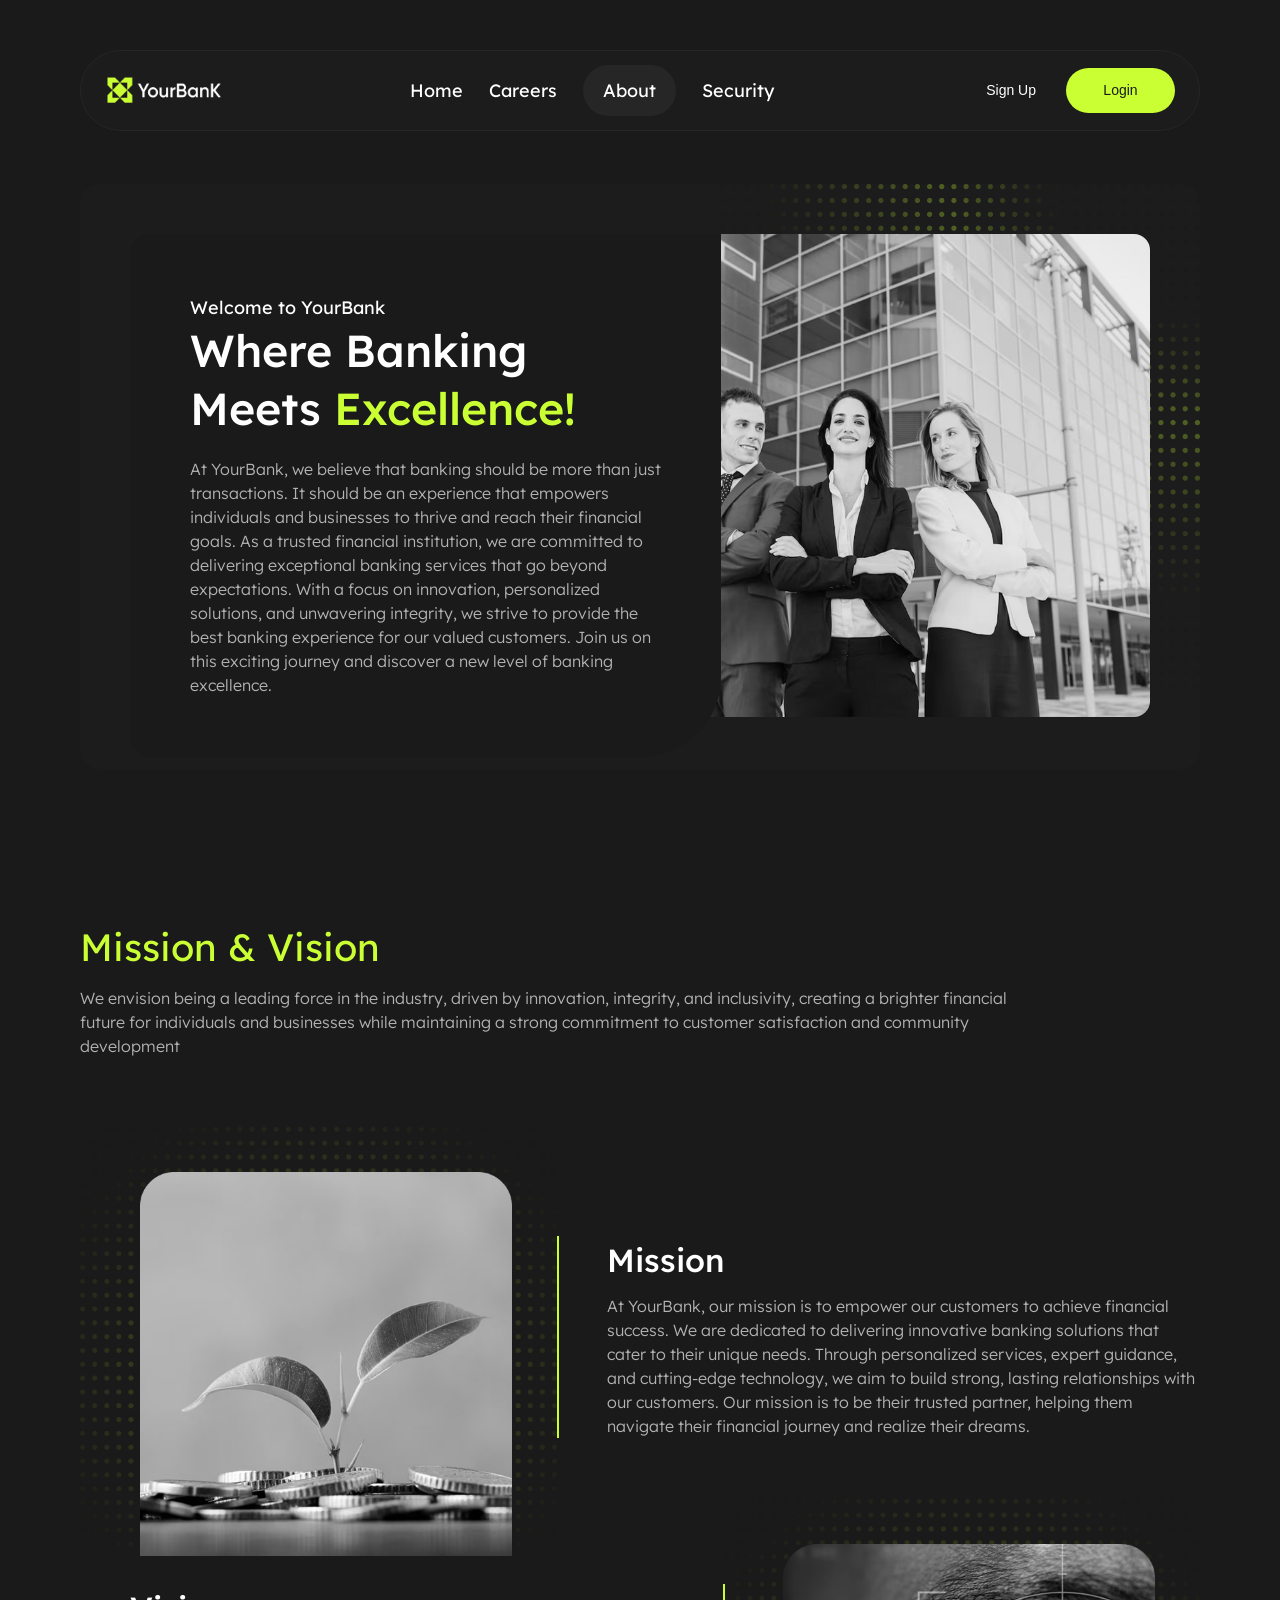
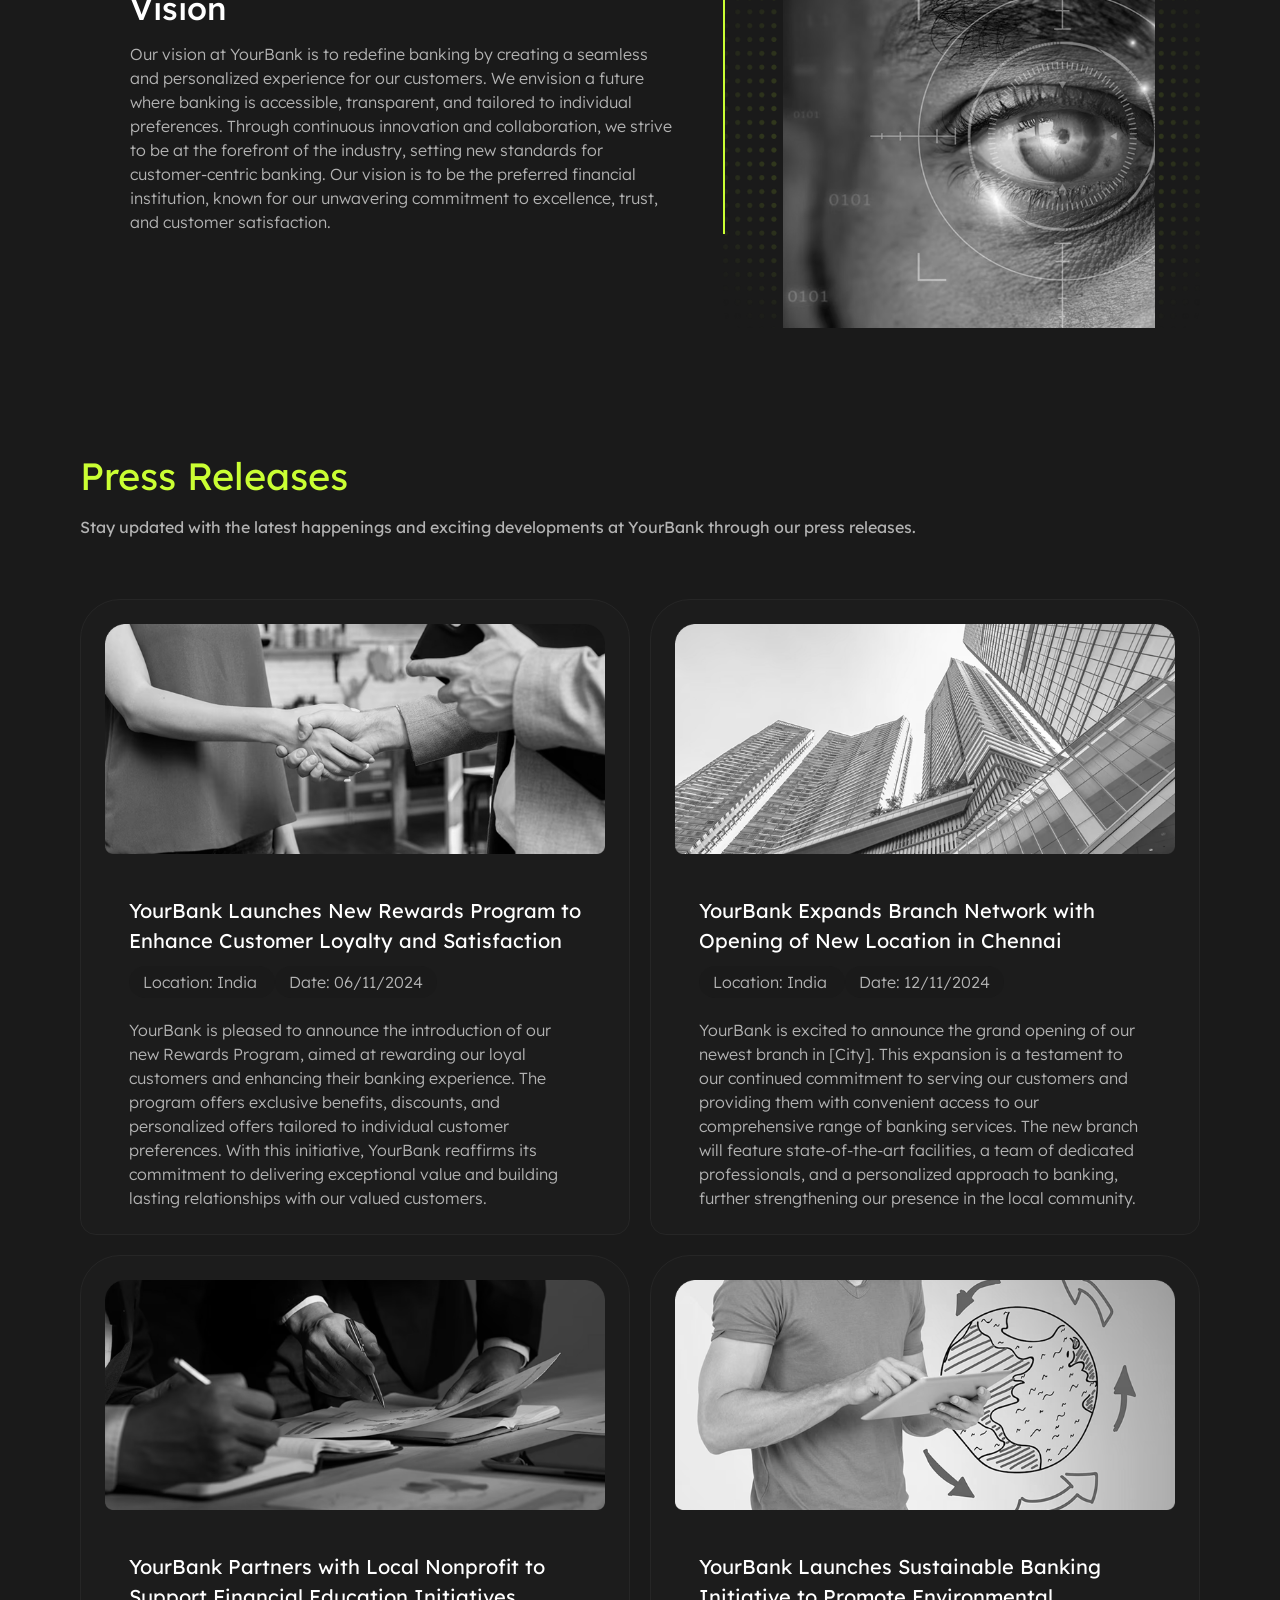
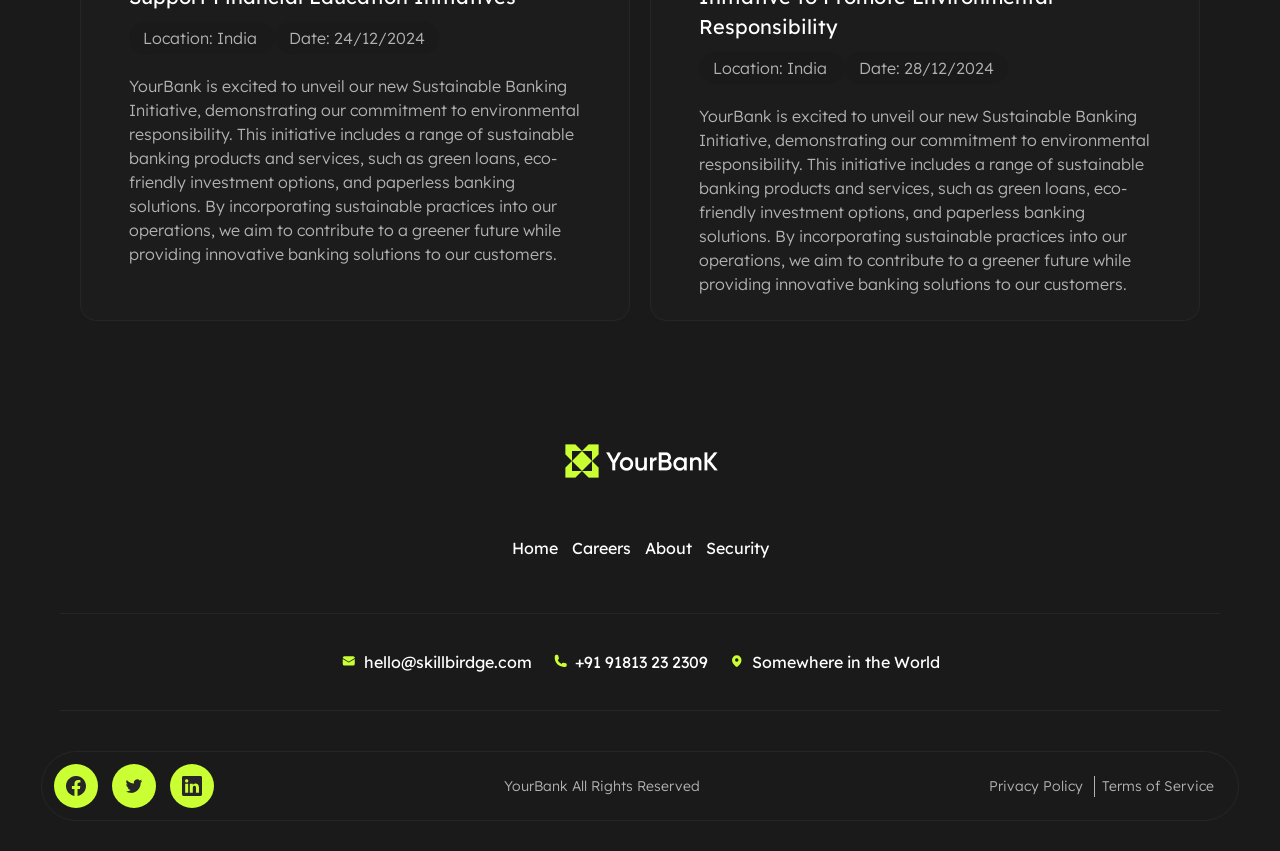
<file: pages/about.html>
﻿<!doctype html>
<html lang="en">
    <head>
        <meta charset="UTF-8" />
        <meta name="viewport" content="width=device-width, initial-scale=1.0" />
        <title>About</title>

        <link rel="preconnect" href="https://fonts.googleapis.com" />
        <link rel="preconnect" href="https://fonts.gstatic.com" crossorigin />
        <link
            href="https://fonts.googleapis.com/css2?family=Lexend:wght@100..900&display=swap"
            rel="stylesheet"
        />

        <!-- CSS -->
        <link rel="stylesheet" href="../assets/css/reset.css" />
        <link rel="stylesheet" href="../assets/css/common.css" />
        <link rel="stylesheet" href="../assets/css/about.css" />
        <link rel="stylesheet" href="../assets/responsives/about.css" />

        <!-- Favicon -->
        <link
            rel="icon"
            type="image/png"
            href="../assets/favicon/favicon-96x96.png"
            sizes="96x96"
        />
        <link
            rel="icon"
            type="image/svg+xml"
            href="../assets/favicon/favicon.svg"
        />
        <link rel="shortcut icon" href="../assets/favicon/favicon.ico" />
        <link
            rel="apple-touch-icon"
            sizes="180x180"
            href="../assets/favicon/apple-touch-icon.png"
        />
        <link rel="manifest" href="../assets/favicon/site.webmanifest" />
    </head>

    <body>
        <!-- Header -->
        <header id="header">
            <div class="container">
                <img
                    src="../assets/images/Logo.png"
                    alt=""
                    class="header--logo"
                />
                <nav class="header--navbar">
                    <input
                        type="checkbox"
                        name=""
                        id="menu-toggle"
                        style="display: none"
                    />
                    <!-- menu icon -->
                    <div class="header__menu--icon">
                        <label for="menu-toggle">
                            <svg
                                viewBox="0 0 24 24"
                                fill="none"
                                xmlns="http://www.w3.org/2000/svg"
                            >
                                <path
                                    d="M12 17H19M5 12H19M5 7H19"
                                    stroke="currentColor"
                                    stroke-width="2"
                                    stroke-linecap="round"
                                    stroke-linejoin="round"
                                ></path>
                            </svg>
                        </label>
                    </div>
                    <!--  overlay  -->
                    <label for="menu-toggle" class="overlay"></label>

                    <ul class="navbars">
                        <li class="nav--item">
                            <a href="../index.html">Home</a>
                        </li>
                        <li class="nav--item">
                            <a href="career.html">Careers</a>
                        </li>
                        <li class="nav--item">
                            <a class="active" href="about.html">About</a>
                        </li>
                        <li class="nav--item">
                            <a href="security-page.html">Security</a>
                        </li>
                        <li class="nav--item nav--mobile">
                            <a href="#">Sign Up</a>
                        </li>
                        <li class="nav--item nav--mobile">
                            <a href="#">Login</a>
                        </li>
                    </ul>
                </nav>
                <div class="header--action">
                    <button class="btn btn__inactive">Sign Up</button>
                    <button class="btn btn__active">Login</button>
                </div>
            </div>
        </header>

        <!-- Main -->
        <main id="main">
            <div class="container">
                <!-- Hero Section -->
                <section class="hero">
                    <div class="hero--content">
                        <p class="hero__welcome">Welcome to YourBank</p>
                        <h1 class="hero--title">
                            Where Banking Meets <code>Excellence!</code>
                        </h1>
                        <p class="hero--desc">
                            At YourBank, we believe that banking should be more
                            than just transactions. It should be an experience
                            that empowers individuals and businesses to thrive
                            and reach their financial goals. As a trusted
                            financial institution, we are committed to
                            delivering exceptional banking services that go
                            beyond expectations. With a focus on innovation,
                            personalized solutions, and unwavering integrity, we
                            strive to provide the best banking experience for
                            our valued customers. Join us on this exciting
                            journey and discover a new level of banking
                            excellence.
                        </p>
                    </div>
                    <figure class="hero-media">
                        <img
                            src="../assets/images/about-hero.png"
                            alt=""
                            class="hero--media__sr"
                        />
                    </figure>
                    <img
                        src="../assets/images/about-decore-hero.png"
                        alt=""
                        class="hero__decore"
                    />
                </section>

                <!-- Mission Section -->
                <section class="mission">
                    <h2 class="mission--title">Mission & Vision</h2>
                    <p class="mission--desc">
                        We envision being a leading force in the industry,
                        driven by innovation, integrity, and inclusivity,
                        creating a brighter financial future for individuals and
                        businesses while maintaining a strong commitment to
                        customer satisfaction and community development
                    </p>

                    <!-- Mission -->
                    <div class="mission--row">
                        <figure class="mission--media">
                            <img
                                src="../assets/images/about-mision.png"
                                alt=""
                                class="mission--media__sr"
                            />
                        </figure>
                        <div class="mission--content">
                            <h3 class="mission--content__title">Mission</h3>
                            <p class="mission--content__desc">
                                At YourBank, our mission is to empower our
                                customers to achieve financial success. We are
                                dedicated to delivering innovative banking
                                solutions that cater to their unique needs.
                                Through personalized services, expert guidance,
                                and cutting-edge technology, we aim to build
                                strong, lasting relationships with our
                                customers. Our mission is to be their trusted
                                partner, helping them navigate their financial
                                journey and realize their dreams.
                            </p>
                        </div>
                    </div>

                    <!-- Vision -->
                    <div class="mission--row">
                        <figure class="mission--media">
                            <img
                                src="../assets/images/about-vision.png"
                                alt=""
                                class="mission--media__sr"
                            />
                        </figure>
                        <div class="mission--content">
                            <h3 class="mission--content__title">Vision</h3>
                            <p class="mission--content__desc">
                                Our vision at YourBank is to redefine banking by
                                creating a seamless and personalized experience
                                for our customers. We envision a future where
                                banking is accessible, transparent, and tailored
                                to individual preferences. Through continuous
                                innovation and collaboration, we strive to be at
                                the forefront of the industry, setting new
                                standards for customer-centric banking. Our
                                vision is to be the preferred financial
                                institution, known for our unwavering commitment
                                to excellence, trust, and customer satisfaction.
                            </p>
                        </div>
                    </div>
                </section>

                <!-- Release -->
                <section class="release">
                    <h2 class="release--title">Press Releases</h2>
                    <p class="release--desc">
                        Stay updated with the latest happenings and exciting
                        developments at YourBank through our press releases.
                    </p>
                    <div class="releases">
                        <!-- Release 1 -->
                        <div class="release--item">
                            <figure class="release--item__media">
                                <img
                                    src="../assets/images/about-release-1.png"
                                    alt=""
                                    class="release--item__media-sr"
                                />
                            </figure>
                            <div class="release--item__content">
                                <h3 class="release--item__title">
                                    YourBank Launches New Rewards Program to
                                    Enhance Customer Loyalty and Satisfaction
                                </h3>
                                <div class="release--inffo">
                                    <span class="release--inffo__location">
                                        Location: India
                                    </span>
                                    <span class="release--inffo__date">
                                        Date: 06/11/2024
                                    </span>
                                </div>
                                <p class="release--item__desc">
                                    YourBank is pleased to announce the
                                    introduction of our new Rewards Program,
                                    aimed at rewarding our loyal customers and
                                    enhancing their banking experience. The
                                    program offers exclusive benefits,
                                    discounts, and personalized offers tailored
                                    to individual customer preferences. With
                                    this initiative, YourBank reaffirms its
                                    commitment to delivering exceptional value
                                    and building lasting relationships with our
                                    valued customers.
                                </p>
                            </div>
                        </div>

                        <!-- Release 2 -->
                        <div class="release--item">
                            <figure class="release--item__media">
                                <img
                                    src="../assets/images/about-release-2.png"
                                    alt=""
                                    class="release--item__media-sr"
                                />
                            </figure>
                            <div class="release--item__content">
                                <h3 class="release--item__title">
                                    YourBank Expands Branch Network with Opening
                                    of New Location in Chennai
                                </h3>
                                <div class="release--inffo">
                                    <span class="release--inffo__location">
                                        Location: India
                                    </span>
                                    <span class="release--inffo__date">
                                        Date: 12/11/2024
                                    </span>
                                </div>
                                <p class="release--item__desc">
                                    YourBank is excited to announce the grand
                                    opening of our newest branch in [City]. This
                                    expansion is a testament to our continued
                                    commitment to serving our customers and
                                    providing them with convenient access to our
                                    comprehensive range of banking services. The
                                    new branch will feature state-of-the-art
                                    facilities, a team of dedicated
                                    professionals, and a personalized approach
                                    to banking, further strengthening our
                                    presence in the local community.
                                </p>
                            </div>
                        </div>

                        <!-- Release 3 -->
                        <div class="release--item">
                            <figure class="release--item__media">
                                <img
                                    src="../assets/images/about-release-3.png"
                                    alt=""
                                    class="release--item__media-sr"
                                />
                            </figure>
                            <div class="release--item__content">
                                <h3 class="release--item__title">
                                    YourBank Partners with Local Nonprofit to
                                    Support Financial Education Initiatives
                                </h3>
                                <div class="release--inffo">
                                    <span class="release--inffo__location">
                                        Location: India
                                    </span>
                                    <span class="release--inffo__date">
                                        Date: 24/12/2024
                                    </span>
                                </div>
                                <p class="release--item__desc">
                                    YourBank is excited to unveil our new
                                    Sustainable Banking Initiative,
                                    demonstrating our commitment to
                                    environmental responsibility. This
                                    initiative includes a range of sustainable
                                    banking products and services, such as green
                                    loans, eco-friendly investment options, and
                                    paperless banking solutions. By
                                    incorporating sustainable practices into our
                                    operations, we aim to contribute to a
                                    greener future while providing innovative
                                    banking solutions to our customers.
                                </p>
                            </div>
                        </div>

                        <!-- Release 4 -->
                        <div class="release--item">
                            <figure class="release--item__media">
                                <img
                                    src="../assets/images/about-release-4.png"
                                    alt=""
                                    class="release--item__media-sr"
                                />
                            </figure>
                            <div class="release--item__content">
                                <h3 class="release--item__title">
                                    YourBank Launches Sustainable Banking
                                    Initiative to Promote Environmental
                                    Responsibility
                                </h3>
                                <div class="release--inffo">
                                    <span class="release--inffo__location">
                                        Location: India
                                    </span>
                                    <span class="release--inffo__date">
                                        Date: 28/12/2024
                                    </span>
                                </div>
                                <p class="release--item__desc">
                                    YourBank is excited to unveil our new
                                    Sustainable Banking Initiative,
                                    demonstrating our commitment to
                                    environmental responsibility. This
                                    initiative includes a range of sustainable
                                    banking products and services, such as green
                                    loans, eco-friendly investment options, and
                                    paperless banking solutions. By
                                    incorporating sustainable practices into our
                                    operations, we aim to contribute to a
                                    greener future while providing innovative
                                    banking solutions to our customers.
                                </p>
                            </div>
                        </div>
                    </div>
                </section>
            </div>
        </main>

        <!-- Footer -->
        <footer id="footer">
            <img src="../assets/images/Logo.png" alt="" class="footer--logo" />
            <ul class="footer--navbars">
                <li class="nav--item"><a href="../index.html">Home</a></li>
                <li class="nav--item"><a href="career.html">Careers</a></li>
                <li class="nav--item"><a href="about.html">About</a></li>
                <li class="nav--item">
                    <a href="security-page.html">Security</a>
                </li>
            </ul>
            <!-- Contacts -->
            <div class="contacts">
                <address>
                    <a href="mailto:hello@skillbirdge.com">
                        <svg
                            data-slot="icon"
                            fill="currentColor"
                            viewBox="0 0 24 24"
                            xmlns="http://www.w3.org/2000/svg"
                            aria-hidden="true"
                        >
                            <path
                                d="M1.5 8.67v8.58a3 3 0 0 0 3 3h15a3 3 0 0 0 3-3V8.67l-8.928 5.493a3 3 0 0 1-3.144 0L1.5 8.67Z"
                            />
                            <path
                                d="M22.5 6.908V6.75a3 3 0 0 0-3-3h-15a3 3 0 0 0-3 3v.158l9.714 5.978a1.5 1.5 0 0 0 1.572 0L22.5 6.908Z"
                            />
                        </svg>
                        hello@skillbirdge.com
                    </a>
                    <a href="#">
                        <svg
                            xmlns="http://www.w3.org/2000/svg"
                            viewBox="0 0 24 24"
                            fill="currentColor"
                            class="size-6"
                        >
                            <path
                                fill-rule="evenodd"
                                d="M1.5 4.5a3 3 0 0 1 3-3h1.372c.86 0 1.61.586 1.819 1.42l1.105 4.423a1.875 1.875 0 0 1-.694 1.955l-1.293.97c-.135.101-.164.249-.126.352a11.285 11.285 0 0 0 6.697 6.697c.103.038.25.009.352-.126l.97-1.293a1.875 1.875 0 0 1 1.955-.694l4.423 1.105c.834.209 1.42.959 1.42 1.82V19.5a3 3 0 0 1-3 3h-2.25C8.552 22.5 1.5 15.448 1.5 6.75V4.5Z"
                                clip-rule="evenodd"
                            />
                        </svg>
                        +91 91813 23 2309
                    </a>

                    <a href="#">
                        <svg
                            xmlns="http://www.w3.org/2000/svg"
                            viewBox="0 0 24 24"
                            fill="currentColor"
                            class="size-6"
                        >
                            <path
                                fill-rule="evenodd"
                                d="m11.54 22.351.07.04.028.016a.76.76 0 0 0 .723 0l.028-.015.071-.041a16.975 16.975 0 0 0 1.144-.742 19.58 19.58 0 0 0 2.683-2.282c1.944-1.99 3.963-4.98 3.963-8.827a8.25 8.25 0 0 0-16.5 0c0 3.846 2.02 6.837 3.963 8.827a19.58 19.58 0 0 0 2.682 2.282 16.975 16.975 0 0 0 1.145.742ZM12 13.5a3 3 0 1 0 0-6 3 3 0 0 0 0 6Z"
                                clip-rule="evenodd"
                            />
                        </svg>
                        Somewhere in the World
                    </a>
                </address>
            </div>

            <!-- Copyright -->
            <div class="copyright">
                <div class="footer-socials">
                    <a href="#" class="social--item">
                        <svg
                            xmlns="http://www.w3.org/2000/svg"
                            width="16"
                            height="16"
                            fill="currentColor"
                            class="bi bi-facebook"
                            viewBox="0 0 16 16"
                        >
                            <path
                                d="M16 8.049c0-4.446-3.582-8.05-8-8.05C3.58 0-.002 3.603-.002 8.05c0 4.017 2.926 7.347 6.75 7.951v-5.625h-2.03V8.05H6.75V6.275c0-2.017 1.195-3.131 3.022-3.131.876 0 1.791.157 1.791.157v1.98h-1.009c-.993 0-1.303.621-1.303 1.258v1.51h2.218l-.354 2.326H9.25V16c3.824-.604 6.75-3.934 6.75-7.951"
                            />
                        </svg>
                    </a>
                    <a href="#" class="social--item">
                        <svg
                            class="h-6 w-6"
                            fill="currentColor"
                            viewBox="0 0 24 24"
                        >
                            <path
                                d="M8.29 20.251c7.547 0 11.675-6.253 11.675-11.675 0-.178 0-.355-.012-.53A8.348 8.348 0 0022 5.92a8.19 8.19 0 01-2.357.646 4.118 4.118 0 001.804-2.27 8.224 8.224 0 01-2.605.996 4.107 4.107 0 00-6.993 3.743 11.65 11.65 0 01-8.457-4.287 4.106 4.106 0 001.27 5.477A4.072 4.072 0 012.8 9.713v.052a4.105 4.105 0 003.292 4.022 4.095 4.095 0 01-1.853.07 4.108 4.108 0 003.834 2.85A8.233 8.233 0 012 18.407a11.616 11.616 0 006.29 1.84"
                            />
                        </svg>
                    </a>
                    <a href="#" class="social--item">
                        <svg
                            xmlns="http://www.w3.org/2000/svg"
                            width="16"
                            height="16"
                            fill="currentColor"
                            class="bi bi-linkedin"
                            viewBox="0 0 16 16"
                        >
                            <path
                                d="M0 1.146C0 .513.526 0 1.175 0h13.65C15.474 0 16 .513 16 1.146v13.708c0 .633-.526 1.146-1.175 1.146H1.175C.526 16 0 15.487 0 14.854zm4.943 12.248V6.169H2.542v7.225zm-1.2-8.212c.837 0 1.358-.554 1.358-1.248-.015-.709-.52-1.248-1.342-1.248S2.4 3.226 2.4 3.934c0 .694.521 1.248 1.327 1.248zm4.908 8.212V9.359c0-.216.016-.432.08-.586.173-.431.568-.878 1.232-.878.869 0 1.216.662 1.216 1.634v3.865h2.401V9.25c0-2.22-1.184-3.252-2.764-3.252-1.274 0-1.845.7-2.165 1.193v.025h-.016l.016-.025V6.169h-2.4c.03.678 0 7.225 0 7.225z"
                            />
                        </svg>
                    </a>
                </div>
                <p class="copyright--text">YourBank All Rights Reserved</p>
                <div class="policy">
                    <a href="#">Privacy Policy</a>
                    <a href="#">Terms of Service</a>
                </div>
            </div>
        </footer>
    </body>
</html>
</file>
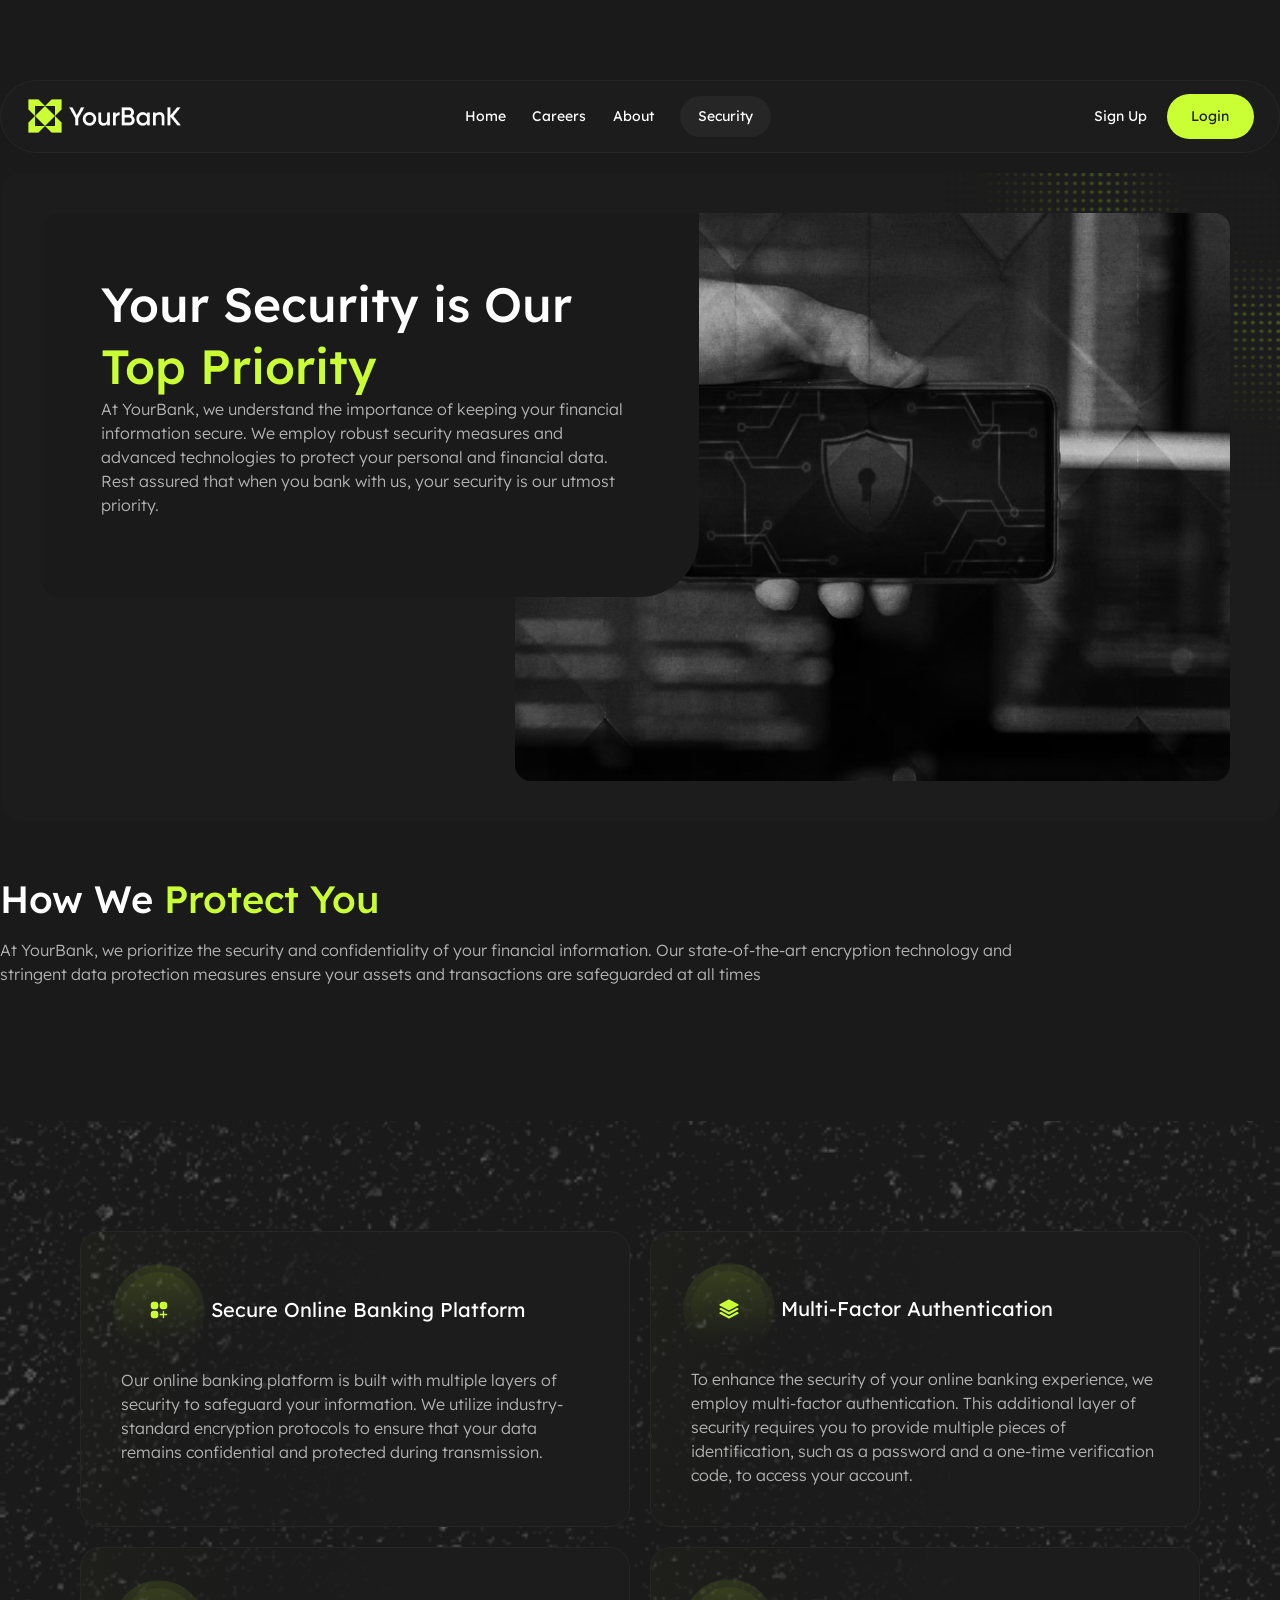
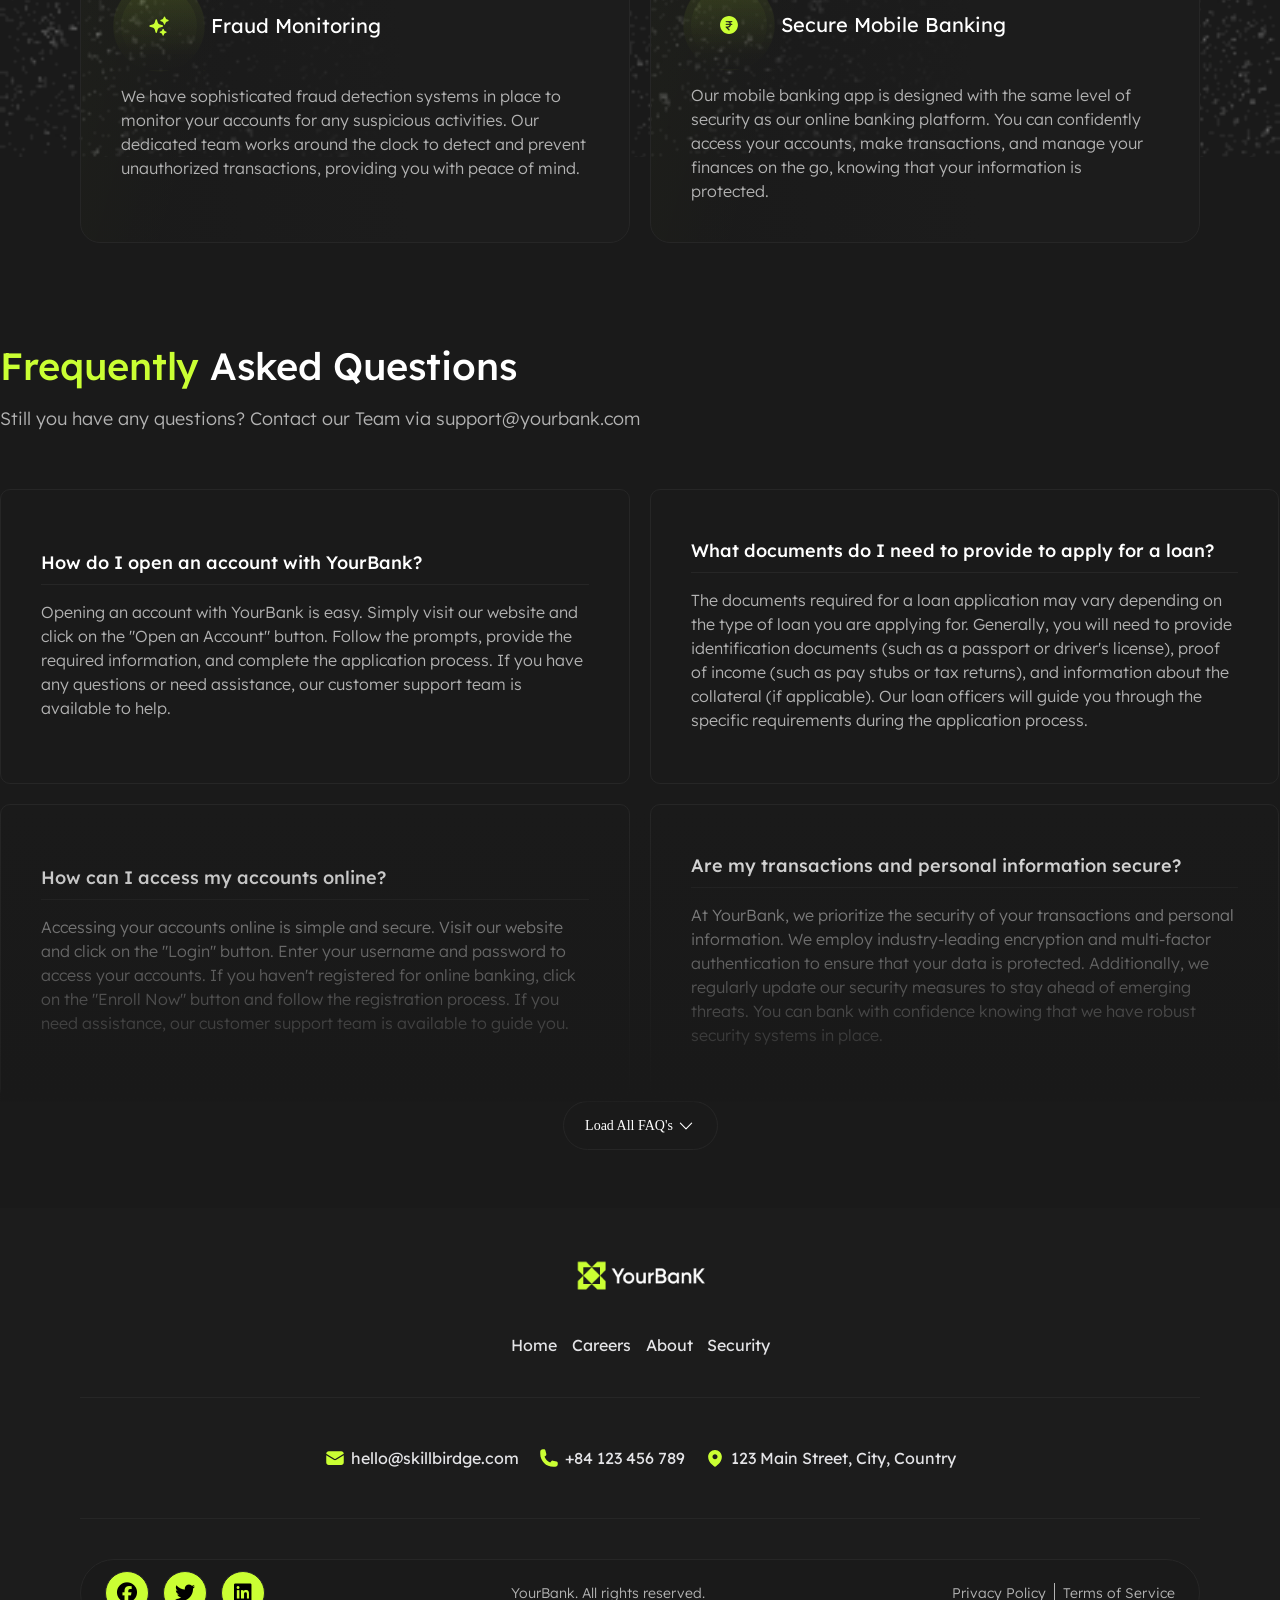
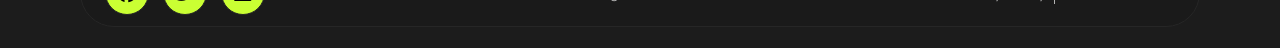
<file: pages/security-page.html>
﻿<!doctype html>
<html lang="en">
  <head>
    <meta charset="UTF-8" />
    <meta name="viewport" content="width=device-width, initial-scale=1.0" />
    <title>Security Page</title>
    <link rel="stylesheet" href="../assets/css/security.css" />
    <link rel="preconnect" href="https://fonts.googleapis.com" />
    <link rel="preconnect" href="https://fonts.gstatic.com" crossorigin />
    <link
      href="https://fonts.googleapis.com/css2?family=Be+Vietnam+Pro:ital,wght@0,100;0,200;0,300;0,400;0,500;0,600;0,700;0,800;0,900;1,100;1,200;1,300;1,400;1,500;1,600;1,700;1,800;1,900&family=Lexend:wght@100..900&display=swap"
      rel="stylesheet"
    />
     <link rel="stylesheet"
          href="https://cdnjs.cloudflare.com/ajax/libs/font-awesome/6.7.2/css/all.min.css">
  </head>
  <body>
    <!-- Header va navbar -->
    <header>
      <nav class="navbar">
        <div class="navbar__logo">
          <img src="../assets/images/Logo.png" alt="Logo YourBank" />
        </div>
        <div class="navbar__menu">
          <ul class="navbar__list">
            <li><a href="../index.html">Home</a></li>
            <li><a href="career.html">Careers</a></li>
            <li><a href="about.html">About</a></li>
            <li class="active"><a href="security-page.html">Security</a></li>
          </ul>
        </div>
        <div class="navbar__actions">
          <a class="navbar__link navbar__link--signup" href="#!">Sign Up</a>
          <a class="navbar__link navbar__link--login" href="#!">Login</a>
        </div>
      </nav>
    </header>

    <!-- Main content -->
    <main>
      <!-- Hero Section -->
      <section class="hero__container">
        <div class="hero__content">
          <h1 class="hero__title">
            Your Security is Our
            <span class="hero__hightlight">Top Priority</span>
          </h1>

          <p class="hero__desc">
            At YourBank, we understand the importance of keeping your financial
            information secure. We employ robust security measures and advanced
            technologies to protect your personal and financial data. Rest
            assured that when you bank with us, your security is our utmost
            priority.
          </p>
        </div>

        <div class="hero__image">
          <img src="../assets/images/hero.png" alt="Security Image" />
        </div>

        <div class="hero__abstract-design">
          <img src="../assets/images/Abstract-Design-4.png" alt="Abstract Design" />
        </div>
      </section>

      <!-- Protection Section -->
      <section class="protection">
        <div class="protection__container">
          <div class="protection__bg-img"></div>
          <div class="protection__header">
            <h2>How We <span>Protect You</span></h2>
            <p>
              At YourBank, we prioritize the security and confidentiality of
              your financial information. Our state-of-the-art encryption
              technology and stringent data protection measures ensure your
              assets and transactions are safeguarded at all times
            </p>
          </div>
          <!-- Protection Cards -->
          <div class="protection__list">
            <article class="protection__card">
              <div class="protection__card-header">
                <div class="protection__icon">
                  <img src="../assets/images/icon-secure.svg" alt="Secure Banking Icon" />
                </div>
                <h3>Secure Online Banking Platform</h3>
              </div>
              <p>
                Our online banking platform is built with multiple layers of
                security to safeguard your information. We utilize
                industry-standard encryption protocols to ensure that your data
                remains confidential and protected during transmission.
              </p>
            </article>
            <article class="protection__card">
              <div class="protection__card-header">
                <div class="protection__icon">
                  <img src="../assets/images/icon-multi.svg" alt="Secure Banking Icon" />
                </div>
                <h3>Multi-Factor Authentication</h3>
              </div>
              <p>
                To enhance the security of your online banking experience, we
                employ multi-factor authentication. This additional layer of
                security requires you to provide multiple pieces of
                identification, such as a password and a one-time verification
                code, to access your account.
              </p>
            </article>
            <article class="protection__card">
              <div class="protection__card-header">
                <div class="protection__icon">
                  <img src="../assets/images/icon-fraud.svg" alt="Secure Banking Icon" />
                </div>
                <h3>Fraud Monitoring</h3>
              </div>
              <p>
                We have sophisticated fraud detection systems in place to
                monitor your accounts for any suspicious activities. Our
                dedicated team works around the clock to detect and prevent
                unauthorized transactions, providing you with peace of mind.
              </p>
            </article>
            <article class="protection__card">
              <div class="protection__card-header">
                <div class="protection__icon">
                  <img src="../assets/images/icon-mobile.svg" alt="Secure Banking Icon" />
                </div>
                <h3>Secure Mobile Banking</h3>
              </div>
              <p>
                Our mobile banking app is designed with the same level of
                security as our online banking platform. You can confidently
                access your accounts, make transactions, and manage your
                finances on the go, knowing that your information is protected.
              </p>
            </article>
          </div>
        </div>
      </section>

      <section class="faq">
        <div class="faq-container">
          <div class="faq-container__header">
            <h2 class="faq-title"><span class="faq-highlight">Frequently</span> Asked Questions</h2>
            <p>Still you have any questions? Contact our Team via support@yourbank.com</p>
          </div>

          <div class="faq-container__list">
            <!--card 1-->
            <article class="faq__card">
              <div class="faq__card-header">
                <h3>How do I open an account with YourBank?</h3>
              </div>

              <div class="faq__card-desc">
                <p>Opening an account with YourBank is easy. Simply visit our website and click on the "Open an Account" button. Follow the prompts, provide the required information, and complete the application process. If you have any questions or need assistance, our customer support team is available to help.</p>
              </div>
            </article>
            <!--card 2-->
            <article class="faq__card">
              <div class="faq__card-header">
                <h3>What documents do I need to provide to apply for a loan?</h3>
              </div>

              <div class="faq__card-desc">
                <p>The documents required for a loan application may vary depending on the type of loan you are applying for. Generally, you will need to provide identification documents (such as a passport or driver's license), proof of income (such as pay stubs or tax returns), and information about the collateral (if applicable). Our loan officers will guide you through the specific requirements during the application process.</p>
              </div>
            </article>
            <!--card 3-->
            <article class="faq__card">
              <div class="faq__card-header">
                <h3>How can I access my accounts online?</h3>
              </div>

              <div class="faq__card-desc">
                <p>Accessing your accounts online is simple and secure. Visit our website and click on the "Login" button. Enter your username and password to access your accounts. If you haven't registered for online banking, click on the "Enroll Now" button and follow the registration process. If you need assistance, our customer support team is available to guide you.</p>
              </div>
            </article>
            <!--card 4-->
            <article class="faq__card">
              <div class="faq__card-header">
                <h3>Are my transactions and personal information secure?</h3>
              </div>

              <div class="faq__card-desc">
                <p>At YourBank, we prioritize the security of your transactions and personal information. We employ industry-leading encryption and multi-factor authentication to ensure that your data is protected. Additionally, we regularly update our security measures to stay ahead of emerging threats. You can bank with confidence knowing that we have robust security systems in place.</p>
              </div>
            </article>
          </div>

          <div class="faq__load-all">
            <p>Load All FAQ's</p>
            <svg xmlns="http://www.w3.org/2000/svg" fill="none" viewBox="0 0 24 24" stroke-width="1.5" stroke="currentColor" class="icon-chevron-down">
              <path stroke-linecap="round" stroke-linejoin="round" d="m19.5 8.25-7.5 7.5-7.5-7.5" />
            </svg>
          </div>
        </div>
      </section>
    </main>

    <!-- Footer -->
    <footer class="footer">
      <div class="footer__header">
        <div class="footer__logo">
          <img src="../assets/images/Logo.png" alt="Logo YourBank" />
        </div>
        <div class="footer__nav">
          <ul class="footer__list">
            <li><a href="../index.html">Home</a></li>
            <li><a href="career.html">Careers</a></li>
            <li><a href="about.html">About</a></li>
            <li><a href="security-page.html">Security</a></li>
          </ul>
        </div>
      </div>

      <div class="footer__contact">
        <div class="contact footer__contact-mail">
          <img src="../assets/images/icon-mail.svg" alt="Mail Icon" class="footer-icon" />
          <p>hello@skillbirdge.com</p>
        </div>

        <div class="contact footer__contact-phone">
          <img src="../assets/images/icon-phone.svg" alt="Phone Icon" class="footer-icon" />
          <p>+84 123 456 789</p>
        </div>

        <div class="contact footer__contact-map">
          <img src="../assets/images/icon-map.svg" alt="Address Icon" class="footer-icon" />
          <p>123 Main Street, City, Country</p>
        </div>
      </div>

      <div class="footer__bottom">
        <div class="footer__social">
          <a class="social-icon" href="#!"><i class="fa-brands fa-facebook" style="color: rgb(0, 0, 0);"></i></a>
          <a class="social-icon" href="#!"><i class="fa-brands fa-twitter" style="color: rgb(0, 0, 0);"></i></a>
          <a class="social-icon" href="#!"><i class="fa-brands fa-linkedin" style="color: rgb(0, 0, 0);"></i></a>
        </div>

        <div class="footer__copyright">
          <p>YourBank. All rights reserved.</p>
        </div>

        <div class="footer__policy">
          <a class="footer__policy-link" href="#!">Privacy Policy</a>
          <a class="footer__terms-link" href="#!">Terms of Service</a>
        </div>
      </div>
    </footer>
  </body>
</html>
</file>
<file: assets/css/home.css>
/*-- css reset --*/
*,
*::before,
*::after {
  box-sizing: border-box;
}

* {
  margin: 0;
}

body {
  min-height: 100vh;
  line-height: 1.5;
  -webkit-font-smoothing: antialiased;
}

img,
picture,
video,
canvas,
svg {
  display: block;
  max-width: 100%;
}

input,
button,
textarea,
select {
  font: inherit;
}

p,
h1,
h2,
h3,
h4,
h5,
h6 {
  overflow-wrap: break-word;
}
/*-- end css reset --*/


/*-- site general css --*/
:root {
  --site-primary-color: #191919;
  --site-second-color: #262626;
  --site-third-color: #1C1C1C;
  --site-fourth-color: #22251B;
  --font-primary-color: #B3B3B3;
  --font-second-color: #FFF;
  --font-third-color: #CAFF33;
}

html, body {
  font-size: 18px;
  line-height: 150%;
  font-family: "Lexend", sans-serif;
  color: var(--font-second-color);
  background: var(--site-primary-color);
}

body {
  padding-top: 50px;
  position: relative;
}

body:has(.menu-open:checked) {
  height: 100vh;
  overflow-y: hidden;
}

.hidden {
  display: none;
}

.bg-top {
  top: 0;
  left: 0;
  width: 760px;
  height: 610px;
  object-fit: cover;
  position: absolute;
}

.content-wrapper {
  padding-top: 100px;
}

.content-wrapper:last-child {
  padding-bottom: 100px;
}

.container {
  margin: auto;
  width: 1596px;
  max-width: 100%;
}

a,
a:hover,
a:focus,
a:active {
  color: var(--font-primary-color);
  text-decoration: none;
}

.content-title {
  font-size: 48px;
  line-height: 150%;
  font-weight: 500;
}

.content-title strong {
  color: var(--font-third-color);
}

.content-description {
  color: var(--font-primary-color);
}

.btn-content-1,
.btn-content-2 {
  border-radius: 82px;
  display: inline-flex;
  align-items: center;
  transition: .5s;
}

.btn-content-1 {
  padding: 18px 30px;
  background: var(--font-third-color);
}

.btn-content-1,
.btn-content-1:hover,
.btn-content-1:focus,
.btn-content-1:visited {
  color: var(--site-third-color);
}

.btn-content-2 {
  padding: 18px 24px;
  border: solid 1px var(--site-second-color);
  background: var(--site-third-color);
}

.btn-content-2,
.btn-content-2:hover,
.btn-content-2:focus,
.btn-content-2:visited {
  color: var(--font-second-color);
}
/*-- end site general css --*/


/*-- site navigation css --*/
.site-header {
  top: 50px;
  position: sticky;
  z-index: 9999;
}

.site-logo {
  width: 156px;
  height: 40px;
  object-fit: contain;
}

.navigation-content,
.navigation-left,
.navigation-center .nav-menu,
.navigation-right {
  display: flex;
  align-items: center;
  justify-content: space-between;
}

.navigation-content {
  padding: 20px 34px;
  border-radius: 100px;
  border: solid 1px var(--site-second-color);
  background: var(--site-third-color);
}

.navigation-center .nav-menu {
  padding-left: 0;
}

.navigation-center .nav-menu li {
  list-style: none;
}

.navigation-center .nav-menu li a {
  padding: 12px 24px;
  border-radius: 82px;
  transition: .5s;
}

.navigation-center .nav-menu li a.active,
.navigation-center .nav-menu li a:hover,
.navigation-center .nav-menu li a:focus {
  background: var(--site-second-color);
}

.nav-button {
  padding: 14px 30px;
  border-radius: 82px;
  transition: .5s;
}

.nav-button:hover,
.nav-button:focus {
  color: var(--site-third-color);
  background: var(--font-third-color);
}

.mobile-navigation {
  display: none;
}

.mobile-navigation-content {
  top: -50px;
  left: 0;
  width: 0;
  height: calc(100vh + 10px);
  position: absolute;
  overflow-x: hidden;
  z-index: 9999;
  background-color: rgb(25, 25, 25, .3);
  -webkit-backdrop-filter: blur(5px);
  backdrop-filter: blur(5px);
  transition: .5s;
}

.mobile-navigation-content ul {
  width: 0;
  height: 100%;
  background: var(--site-primary-color);
  transition: .5s;
}

.navigation-right > .menu-open:checked ~ .mobile-navigation-content {
  width: 100vw;
  overflow-x: inherit;
}

.navigation-right > .menu-open:checked ~ .mobile-navigation-content ul {
  width: 75vw;
}

.mobile-navigation-content:has(ul li .btn-close .menu-close:checked),
.mobile-navigation-content ul:has(li .btn-close .menu-close:checked) {
  width: 0;
}

.mobile-navigation-content ul {
  padding-left: 0;
}

.mobile-navigation-content li {
  list-style: none;
}

.mobile-navigation-content a {
  width: 100%;
  padding: 15px 30px;
  display: inline-flex;
}

.mobile-navigation-content .site-title {
  margin-top: 10px;
}

.mobile-navigation-content a.active,
.mobile-navigation-content a:hover,
.mobile-navigation-content a:focus {
  color: var(--font-second-color);
  background: var(--site-second-color);
}

.navigation-right > .menu-button {
  padding: 6px 14px;
  border-radius: 82px;
  background: var(--font-third-color);
}

.icon-menu-bar {
  width: 28px;
  height: 28px;
  object-fit: contain;
}

.btn-close .menu-button {
  top: 10px;
  left: 75vw;
  width: 60px;
  height: 60px;
  font-size: 28px;
  line-height: 150%;
  color: var(--font-second-color);
  background: var(--site-primary-color);
  position: absolute;
  display: inline-flex;
  align-items: center;
  justify-content: center;
  z-index: 9999;
}
/*-- end site navigation css --*/


/*-- site home page content css --*/
.welcome-content-wrapper .container {
  position: relative;
  z-index: 1;
}

.welcome-content-wrapper .img-arrow {
  top: 0;
  right: -185px;
  width: 418px;
  height: 382px;
  object-fit: contain;
  position: absolute;
  z-index: 0;
}

.welcome-content {
  display: flex;
  gap: 120px;
}

.welcome-content-left {
  width: 826px;
  max-width: 100%;
}

.welcome-subtitle {
  padding: 10px 20px;
  display: inline-flex;
  align-items: center;
  border-radius: 61px;
  background: var(--site-second-color);
}

.icon-welcome-subtitle {
  margin-right: 6px;
  width: 20px;
  height: 20px;
  object-fit: contain;
}

.welcome-title,
.welcome-description {
  margin-top: 20px;
}

.btn-welcome {
  margin-top: 50px;
}

.welcome-content-right {
  position: relative;
}

.income-content {
  top: -45px;
  left: -55px;
  padding: 14px 17px;
  width: 191px;
  max-width: 100%;
  border-radius: 10px;
  background: var(--site-fourth-color);
  display: flex;
  align-items: center;
  position: absolute;
  z-index: 1;
}

.icon-income {
  margin-right: 8px;
  width: 38px;
  height: 38px;
  border-radius: 50%;
  object-fit: cover;
}

.income-title {
  font-size: 14px;
  line-height: 150%;
}

.welcome-right {
  padding: 35px;
  width: 515px;
  max-width: 100%;
  border-radius: 10px;
  border: solid 1px var(--site-second-color);
  background-color: #1A1A1A;
  background-image: url('../images/bg-welcome-right.png');
  background-repeat: no-repeat;
  background-position: center center;
  background-size: cover;
  position: relative;
}

.welcome-right::before,
.welcome-right::after {
  content: '';
  top: 0;
  left: 0;
  width: 100%;
  height: 100%;
  position: absolute;
}

.welcome-right::before {
  background: linear-gradient(to left,rgb(26,26,26, 0), rgb(26,26,26, .9), rgb(26,26,26));
}

.welcome-right::after {
  background: linear-gradient(to bottom,rgb(26,26,26, 0), rgb(26,26,26, .9), rgb(26,26,26));
}

.transactions-content-wrapper,
.exchange-content-wrapper {
  position: relative;
  z-index: 1;
}

.transactions-title,
.exchange-title {
  margin-bottom: 18px;
  font-weight: 500;
}

.transaction-item,
.transaction-item-left {
  display: flex;
  align-items: center;
  justify-content: space-between;
}

.transaction-item {
  padding: 14px 21px;
  border-radius: 10px;
  border: solid 1px var(--site-second-color);
  background: var(--site-third-color);
  position: relative;
}

.transaction-item:nth-child(1) {
  z-index: 3;
}

.transaction-item:nth-child(2) {
  margin-top: -24px;
  margin-left: 18px;
  margin-right: 18px;
  opacity: 0.5;
  z-index: 2;
}

.transaction-item:nth-child(3) {
  margin-top: -24px;
  margin-left: 35px;
  margin-right: 35px;
  opacity: 0.2;
  z-index: 1;
}

.icon-transaction {
  margin-right: 8px;
  width: 38px;
  height: 38px;
  border-radius: 50%;
  object-fit: contain;
}

.transaction-subtitle {
  font-size: 15px;
  line-height: 150%;
  font-weight: 300;
}

.exchange-content-wrapper {
  margin-top: 26px;
}

.exchange-table {
  width: 100%;
  border-collapse: separate;
  border-spacing: 0;
}

.exchange-table tbody {
  border-radius: 10px;
}

.exchange-table td {
  padding: 18px;
  border: solid 1px var(--site-second-color);
  background: var(--site-third-color);
}

.exchange-table tr:first-child td:first-child {
  border-top-left-radius: 10px;
}

.exchange-table tr:first-child td:last-child {
  border-top-right-radius: 10px;
}

.exchange-table tr:last-child td:first-child {
  border-bottom-left-radius: 10px;
}

.exchange-table tr:last-child td:last-child {
  border-bottom-right-radius: 10px;
}

.exchange-currency {
  margin-bottom: 9px;
  display: flex;
  align-items: center;
}

.icon-exchange {
  margin-right: 8px;
  width: 35px;
  height: 35px;
  border-radius: 50%;
  object-fit: cover;
}

.btn-exchange {
  margin-top: 25px;
  padding: 14px 26px;
  width: 100%;
  border-radius: 71px;
  border: none;
  color: var(--font-third-color);
  background: var(--site-fourth-color);
}

.exchange-supported-currencies-wrapper {
  display: flex;
  justify-content: flex-end;
}

.exchange-supported-currencies {
  margin-top: 12px;
  margin-right: -50px;
}

.exchange-supported-currencies,
.exchange-supported-currencies ul,
.exchange-supported-currencies li {
  display: flex;
  align-items: center;
}

.exchange-supported-currencies {
  padding: 10px 10px 10px 20px;
  width: 370px;
  max-width: 100%;
  border-radius: 70px;
  background: var(--site-fourth-color);
  justify-content: space-between;
}

.exchange-supported-currencies span {
  font-size: 15px;
  line-height: 150%;
}

.exchange-supported-currencies ul {
  padding: 8px;
  gap: 7px;
  border-radius: 50px;
  background: var(--site-primary-color);
}

.exchange-supported-currencies li {
  list-style: none;
  width: 35px;
  height: 35px;
  border-radius: 50%;
  background: var(--site-second-color);
  justify-content: center;
}

.icon-supported-currency {
  width: 16px;
  height: 16px;
  object-fit: contain;
}

.products-content-top {
  display: flex;
  align-items: flex-end;
  justify-content: space-between;
}

.products-description,
.cases-description,
.cases-content-right-description,
.features-description,
.faqs-description,
.journey-description {
  margin-top: 14px;
}

.products-content-left {
  width: 910px;
  max-width: 100%;
}

.products-content-right .nav-tabs ul {
  padding: 24px 14px;
  border-radius: 82px;
  border: solid 1px var(--site-second-color);
  background: var(--site-third-color);
  display: flex;
  align-items: center;
}

.products-content-right .nav-tabs li {
  list-style: none;
  display: inline-block;
}

.products-content-right .nav-tabs a {
  padding: 14px 24px;
  border-radius: 82px;
  transition: .5s;
}

.products-content-right .nav-tabs a.active,
.products-content-right .nav-tabs a:hover,
.products-content-right .nav-tabs a:focus {
  background: var(--font-third-color);
}

.products-content-right .nav-tabs a.active,
.products-content-right .nav-tabs a:hover,
.products-content-right .nav-tabs a:focus {
  color: var(--site-third-color);
}

.products-content-bottom {
  margin-top: 100px;
  display: flex;
  justify-content: center;
  text-align: center;
}

.products-content:not(:last-child) {
  margin-right: 50px;
  padding-right: 50px;
  border-right: solid 1px var(--site-second-color);
}

.icon-product-content-inner,
.icon-product-content-outer {
  border-radius: 50%;
  display: flex;
  align-items: center;
  justify-content: center;
}

.icon-product-content-outer {
  margin-left: auto;
  margin-right: auto;
  width: 98px;
  height: 98px;
  background: linear-gradient(to bottom, rgb(202, 255, 51, .4), rgb(202, 255, 51, .2), rgb(202, 255, 51, 0));
}

.icon-product-content-inner {
  width: 74px;
  height: 74px;
  border: solid 1px #363E1F;
  background: linear-gradient(to bottom, rgb(202, 255, 51, .8), rgb(202, 255, 51, .4), rgb(202, 255, 51, 0));
}

.icon-product-content {
  width: 30px;
  height: 30px;
  object-fit: contain;
}

.product-content-title {
  margin-top: 30px;
  font-size: 24px;
  line-height: 150%;
}

.product-content-description {
  margin-top: 20px;
}

.cases-content-bottom {
  margin-top: 80px;
}

.cases-content-bottom .cases-content {
  display: flex;
  align-items: center;
  justify-content: space-between;
  gap: 100px;
}

.cases-content-bottom .cases-content:not(:last-child) {
  margin-bottom: 60px;
}

.cases-content-bottom .cases-content:nth-child(even) {
  flex-direction: row-reverse;
}

.cases-content-left,
.cases-content-right {
  width: 50%;
}

.cases-content-left {
  padding: 50px;
  border-radius: 20px;
  display: grid;
  grid-template-columns: repeat(2, 50%); /* Creates two equal-width columns */
  gap: 20px;
  background: var(--site-third-color);
  position: relative;
}

.img-casese-content-left {
  width: 224px;
  height: 224px;
  object-fit: cover;
  position: absolute;
}

.cases-content-bottom .cases-content:nth-child(odd) .img-casese-content-left {
  top: 0;
  left: 0;
}

.cases-content-bottom .cases-content:nth-child(even) .img-casese-content-left {
  top: 0;
  right: 0;
  transform: rotate(90deg);
}

.cases-content-left .left-item {
  padding: 30px;
  text-align: center;
  border-radius: 16px;
  border: solid 1px var(--site-second-color);
  background: var(--site-primary-color);
  position: relative;
  z-index: 1;
}

.cases-content-left-title {
  margin-top: 24px;
  font-size: 20px;
  line-height: 150%;
}

.cases-content-right-title {
  font-size: 30px;
  line-height: 150%;
}

.right-items-wrapper,
.btn-cases-content {
  margin-top: 62px;
}

.cases-content-right .right-items-wrapper {
  display: flex;
  justify-content: space-between;
}

.cases-content-right .right-items-wrapper .right-item:not(:last-child) {
  margin-right: 50px;
  padding-right: 50px;
  border-right: dashed 1px var(--site-second-color);
}

.right-item-number {
  font-size: 58px;
  line-height: 150%;
  color: var(--font-third-color);
}

.right-item-description {
  margin-top: 5px;
}

.btn-cases-content {
  font-weight: 700;
}

.features-description {
  width: 1296px;
  max-width: 100%;
}

.features-content-bottom {
  margin-top: 80px;
  display: flex;
  justify-content: space-between;
  gap: 30px;
}

.features-content-bottom .nav-tabs {
  width: 358px;
  flex-shrink: 0;
}

.features-content-bottom .nav-tabs ul {
  padding: 50px;
  border-radius: 12px;
  background: var(--site-third-color);
}

.features-content-bottom .nav-tabs li {
  list-style: none;
}

.features-content-bottom .nav-tabs li:not(:last-child) {
  margin-bottom: 24px;
}

.features-content-bottom .nav-tabs li a {
  padding: 18px 24px;
  width: 100%;
  font-weight: 700;
  transition: .5s;
  border-radius: 82px;
  border: solid 1px var(--site-second-color);
  display: inline-block;
}

.features-content-bottom .nav-tabs li a,
.features-content-bottom .nav-tabs li a:visited {
  color: var(--font-second-color);
}

.features-content-bottom .nav-tabs li a.active,
.features-content-bottom .nav-tabs li a:hover,
.features-content-bottom .nav-tabs li a:focus {
  color: var(--font-third-color);
  background: var(--site-primary-color);
}

.features-content {
  display: grid;
  grid-template-columns: repeat(2, 1fr);
  gap: 30px;
}

.features-content-item {
  padding: 50px;
  border-radius: 12px;
  border: solid 1px var(--site-second-color);
  background: var(--site-third-color);
}

.features-content-title-wrapper {
  display: flex;
  align-items: center;
  justify-content: space-between;
}

.icon-features-content {
  width: 34px;
  height: 34px;
  object-fit: contain;
}

.features-content-description {
  margin-top: 30px;
}

.faqs-content-bottom {
  margin-top: 80px;
  display: grid;
  grid-template-columns: repeat(2, 1fr);
  gap: 30px;
  position: relative;
}

.faqs-content-bottom::after {
  top: 0;
  left: 0;
  content: '';
  width: 100%;
  height: 100%;
  background: linear-gradient(to bottom, rgb(25, 25, 25, 0), rgb(25, 25, 25, .1), rgb(25, 25, 25));
  position: absolute;
}

.faqs-content-item {
  padding: 50px;
  border-radius: 14px;
  border: solid 1px var(--site-second-color);
}

.faqs-content-title {
  font-size: 20px;
  line-height: 100%;
}

.faqs-content-description {
  margin-top: 30px;
  padding-top: 30px;
  border-top: solid 1px var(--site-second-color);
}

.btn-faqs-wrapper {
  text-align: center;
}

.icon-faqs-content {
  margin-left: 4px;
  width: 22px;
  height: 22px;
  object-fit: contain;
}

.testimonials-content-bottom {
  margin-top: 100px;
  padding: 0 80px;
  position: relative;
}

.testimonialsSwiper {
  position: relative;
}

.testimonialsSwiper::before,
.testimonialsSwiper::after {
  top: 0;
  width: 50%;
  height: 100%;
  content: '';
  position: absolute;
  z-index: 999;
}

.testimonialsSwiper::before {
  left: 0;
  background: linear-gradient(to right, rgb(25, 25, 25, .9), rgb(25, 25, 25, .2), rgb(25, 25, 25, 0));
}

.testimonialsSwiper::after {
  right: 0;
  background: linear-gradient(to right, rgb(25, 25, 25, 0), rgb(25, 25, 25, .2), rgb(25, 25, 25, .9));
}

.testimonialsSwiper .swiper-slide {
  background: var(--site-primary-color);
}

.icon-testimonials-content-wrapper {
  position: relative;
}

.icon-testimonials-content-wrapper::before,
.icon-testimonials-content-wrapper::after {
  top: 0;
  left: 0;
  right: 0;
  bottom: 0;
  margin: auto;
  content: '';
  position: absolute;
}

.icon-testimonials-content-wrapper::after {
  width: 100%;
  height: 1px;
  background: var(--site-second-color);
  z-index: 1;
}

.icon-testimonials-content-wrapper::before {
  width: 100px;
  height: 60px;
  background: var(--site-primary-color);
  z-index: 2;
}

.icon-testimonials-content {
  margin-left: auto;
  margin-right: auto;
  width: 60px;
  height: 60px;
  object-fit: contain;
  position: relative;
  z-index: 3;
}

.testimonials-description,
.testimonials-name {
  margin-top: 50px;
  text-align: center;
}

.testimonials-name {
  color: var(--font-third-color);
}

.testimonials-swiper-button-prev,
.testimonials-swiper-button-next {
  top: 0;
  bottom: 0;
  margin: auto;
  width: 62px;
  height: 62px;
  border-radius: 50%;
  border: solid 1px var(--site-second-color);
  display: flex;
  align-items: center;
  justify-content: center;
  position: absolute;
  z-index: 9999;
}

.testimonials-swiper-button-prev:hover,
.testimonials-swiper-button-next:hover {
  cursor: pointer;
}

.testimonials-swiper-button-prev {
  left: 0;
}

.testimonials-swiper-button-next {
  right: 0;
}

.testimonials-swiper-button-prev img,
.testimonials-swiper-button-next img {
  width: 34px;
  height: 34px;
  object-fit: contain;
}

.testimonials-swiper-button-prev::after,
.testimonials-swiper-button-next::after {
  content: '';
}

.journey-content {
  padding: 80px;
  border-radius: 20px;
  border: solid 1px var(--site-second-color);
  background: var(--site-third-color);
  display: flex;
  align-items: center;
  justify-content: space-between;
  position: relative;
}

.img-journey-content {
  top: 0;
  left: 0;
  width: 300px;
  height: 100%;
  object-fit: cover;
  position: absolute;
  z-index: 0;
}

.journey-content-left {
  width: 1103px;
  max-width: 100%;
  position: relative;
  z-index: 1;
}

.journey-title {
  font-size: 40px;
  line-height: 150%;
}
/*-- end site home page content css --*/


/*-- site footer content css --*/
.site-footer {
  padding: 100px 0 50px 0;
  text-align: center;
  background: var(--site-third-color);
}

.site-footer a,
.site-footer a:hover,
.site-footer a:focus,
.site-footer a:visited {
  color: var(--font-second-color);
}

.site-footer-center .container,
.site-footer-bottom .container {
  margin-top: 50px;
  padding-top: 50px;
  border-top: solid 1px var(--site-second-color);
}

.site-logo-footer {
  margin-left: auto;
  margin-right: auto;
  width: 156px;
}

.footer-menu,
.footer-contact,
.footer-socials ul,
.footer-links ul {
  padding-left: 0;
}

.footer-menu {
  margin-top: 50px;
}

.footer-menu li,
.footer-contact li,
.footer-socials li,
.footer-links li {
  list-style: none;
  display: inline-block;
}

.footer-menu li:not(:last-child) {
  margin-right: 26px;
}

.footer-contact li:not(:last-child) {
  margin-right: 20px;
}

.footer-contact a {
  display: flex;
  align-items: center;
}

.icon-footer-contact {
  margin-right: 6px;
  width: 21px;
  height: 21px;
  object-fit: contain;
}

.footer-bottom {
  padding: 16px 30px 16px 16px;
  border-radius: 100px;
  border: solid 1px var(--site-second-color);
  background: var(--site-primary-color);
  display: flex;
  align-items: center;
  justify-content: space-between;
}

.footer-bottom,
.footer-bottom a,
.footer-bottom a:hover,
.footer-bottom a:focus,
.footer-bottom a:visited {
  color: var(--font-primary-color);
}

.footer-socials li:not(:last-child) {
  margin-right: 14px;
}

.footer-socials a {
  width: 52px;
  height: 52px;
  border-radius: 50%;
  background: var(--font-third-color);
  display: inline-flex;
  align-items: center;
  justify-content: center;
}

.icon-footer-social {
  width: 24px;
  height: 24px;
  object-fit: contain;
}


.footer-links li:not(:last-child) {
  margin-right: 12px;
  padding-right: 12px;
  border-right: solid 1px var(--font-primary-color);
}
/*-- emd site footer content css --*/

@media (min-resolution: 1.25dppx) {
  .container {
    width: 1280px;
    max-width: 100%;
  }

  .welcome-content-wrapper .img-arrow {
    right: -125px;
  }

  .journey-content-left {
    width: 900px;
    max-width: 100%;
  }
}

@media (max-width: 768px) {
  html, body {
    font-size: 14px;
    line-height: 150%;
  }

  body {
    padding-top: 40px;
  }

  .bg-top {
    width: 382px;
    height: 307px;
  }

  .content-wrapper {
    padding-top: 60px;
  }

  .content-wrapper:not(:last-child) {
    padding-bottom: 60px;
  }

  .container {
    padding: 0 16px;
  }

  .site-header {
    top: 40px;
  }

  .main-navigation {
    display: none;
  }

  .mobile-navigation {
    display: block;
  }

  .navigation-content {
    padding: 14px 14px 14px 24px;
  }

  .site-logo {
    width: 100px;
  }
  
  .site-title {
    text-align: center;
  }

  .site-title img {
    margin-left: auto;
    margin-right: auto;
  }

  .welcome-content,
  .products-content-top,
  .products-content-bottom,
  .cases-content-bottom .cases-content,
  .right-items-wrapper,
  .features-content-bottom,
  .journey-content,
  .footer-bottom {
    flex-direction: column !important;
  }

  .welcome-content-left,
  .products-content-top,
  .cases-content-right,
  .faqs-content-top {
    text-align: center;
  }

  .content-title {
    font-size: 28px;
  }

  .welcome-subtitle {
    font-size: 12px;
    line-height: 24px;
  }

  .income-amount,
  .transactions-title,
  .exchange-title,
  .transaction-title {
    font-size: 11px;
  }

  .income-title,
  .exchange-content-title {
    font-size: 8px;
  }

  .transaction-subtitle,
  .exchange-supported-currencies span {
    font-size: 9px;
  }

  .exchange-currency strong,
  .exchange-content-amount {
    font-size: 10px;
  }

  .transaction-amount {
    font-size: 12px;
  }

  .welcome-right {
    padding: 20px;
  }

  .income-content {
    top: -10px;
    left: 0;
  }

  .welcome-content-wrapper .img-arrow {
    top: 0;
    right: 0;
    width: 220px;
    height: 200px;
  }

  .welcome-content-right {
    padding: 30px 30px 0 30px;
  }

  .transaction-item:nth-child(2) {
    margin-top: -20px;
    margin-left: 10px;
    margin-right: 10px;
  }

  .transaction-item:nth-child(3) {
    margin-top: -20px;
    margin-left: 20px;
    margin-right: 20px;
  }

  .exchange-supported-currencies {
    margin-right: -30px;
    width: 250px;
  }

  .exchange-supported-currencies li {
    width: 20px;
    height: 20px;
  }

  .icon-supported-currency {
    width: 9px;
    height: 9px;
  }
  
  .icon-exchange {
    width: 20px;
    height: 20px;
  }

  .products-content-left {
    margin-bottom: 20px;
  }

  .products-content-right {
    margin-top: 20px;
    width: 100%;
    display: flex;
    justify-content: center;
  }

  .products-content:not(:last-child) {
    margin-right: 0;
    margin-bottom: 30px;
    padding-right: 0;
    padding-bottom: 30px;
    border-right: none;
    border-bottom: solid 1px var(--site-second-color);
  }

  .cases-content-bottom {
    margin-top: 60px;
  }

  .cases-content-bottom .cases-content:not(:last-child),
  .features-content-bottom,
  .faqs-content-bottom {
    margin-top: 50px;
  }

  .cases-content-left,
  .cases-content-right {
    width: 100%;
  }

  .cases-content-left {
    padding: 20px;
    gap: 10px;
  }

  .cases-content-left .left-item {
    padding: 20px 14px;
  }

  .icon-product-content-outer {
    width: 64px;
    height: 64px;
  }

  .icon-product-content-inner {
    width: 48px;
    height: 48px;
  }

  .icon-product-content {
    width: 24px;
    height: 24px;
  }

  .cases-content-left-title {
    font-weight: 400;
    font-size: 14px;
  }

  .cases-content-right .right-items-wrapper .right-item:not(:last-child) {
    margin-right: 0;
    margin-bottom: 30px;
    padding-right: 0;
    padding-bottom: 30px;
    border-right: none;
    border-bottom: dashed 1px var(--site-second-color);
  }

  .cases-content-right-title {
    font-size: 20px;
  }

  .right-item-number {
    font-size: 40px;
  }

  .features-content-bottom .nav-tabs {
    width: 100%;
  }

  .features-content-bottom .nav-tabs ul {
    padding: 20px;
    display: flex;
    flex-wrap: nowrap;
    overflow-x: auto;
    gap: 20px;
  }

  .features-content-bottom .nav-tabs li {
    flex: 0 0 auto;
  }

  .features-content-bottom .nav-tabs li:not(:last-child) {
    margin-bottom: 0;
  }

  .features-content,
  .faqs-content-bottom {
    grid-template-columns: repeat(1, 1fr);
    gap: 20px;
  }

  .features-content-item,
  .faqs-content-item {
    padding: 30px;
  }

  .features-content-title {
    font-size: 18px;
    line-height: 150%;
  }

  .features-content-description {
    margin-top: 20px;
  }

  .testimonials-content-bottom {
    margin-top: 40px;
    padding: 0;
  }

  .testimonials-swiper-button-wrapper {
    margin-top: 30px;
    display: flex;
    justify-content: center;
  }

  .testimonialsSwiper .swiper-slide {
    padding: 20px;
    border-radius: 12px;
    border: solid 1px var(--site-second-color);
  }

  .testimonialsSwiper::before,
  .testimonialsSwiper::after {
    all: unset;
  }

  .icon-testimonials-content {
    width: 44px;
    height: 44px;
  }

  .testimonials-description,
  .testimonials-name {
    margin-top: 30px;
  }

  .testimonials-swiper-button-prev,
  .testimonials-swiper-button-next {
    margin: 0;
    position: unset;
  }

  .testimonials-swiper-button-prev {
    margin-right: 20px;
  }

  .img-journey-content {
    width: 151px;
    height: 143px;
  }

  .journey-content {
    padding: 30px;
    text-align: center;
  }

  .btn-journey {
    margin-top: 24px;
  }

  .site-footer {
    padding: 60px 0 30px 0;
  }

  .site-footer .container {
    padding-left: 0;
    padding-right: 0;
  }

  .site-footer .container:not(:first-child) {
    margin-top: 30px;
    padding-top: 30px;
  }

  .site-footer-top,
  .site-footer-center,
  .site-footer-bottom {
    padding-left: 16px;
    padding-right: 16px;
  }

  .site-logo-footer {
    width: 132px;
  }

  .footer-menu {
    margin-top: 24px;
  }

  .footer-contact {
    display: inline-flex;
    flex-wrap: wrap;
    justify-content: center;
    gap: 20px;
  }

  .footer-contact li:not(:last-child) {
    margin-right: 0;
  }

  .footer-bottom {
    padding: 50px 24px 30px 24px;
    border-radius: 12px;
    position: relative;
  }

  .footer-socials {
    top: -22px;
    left: 0;
    right: 0;
    margin: auto;
    position: absolute;
  }

  .footer-socials a {
    width: 44px;
    height: 44px;
  }

  .icon-footer-social {
    width: 20px;
    height: 20px;
  }
}

@media (min-width: 810px) and (max-width: 1080px) {
  html, body {
    font-size: 14px;
    line-height: 150%;
  }

  body {
    padding-top: 40px;
  }

  .bg-top {
    width: 382px;
    height: 307px;
  }

  .content-wrapper {
    padding-top: 60px;
  }

  .content-wrapper:not(:last-child) {
    padding-bottom: 60px;
  }

  .container {
    padding: 0 16px;
  }

  .site-header {
    top: 40px;
  }

  .main-navigation {
    display: none;
  }

  .mobile-navigation {
    display: block;
  }

  .navigation-content {
    padding: 14px 14px 14px 24px;
  }

  .site-logo {
    width: 100px;
  }
  
  .site-title {
    text-align: center;
  }

  .site-title img {
    margin-left: auto;
    margin-right: auto;
  }

  .welcome-content,
  .products-content-top,
  .products-content-bottom,
  .cases-content-bottom .cases-content,
  .right-items-wrapper,
  .features-content-bottom,
  .journey-content,
  .footer-bottom {
    flex-direction: column !important;
  }

  .welcome-content-left,
  .products-content-top,
  .cases-content-right,
  .faqs-content-top {
    text-align: center;
  }

  .content-title {
    font-size: 28px;
  }

  .welcome-subtitle {
    font-size: 12px;
    line-height: 24px;
  }

  .income-amount,
  .transactions-title,
  .exchange-title,
  .transaction-title {
    font-size: 11px;
  }

  .income-title,
  .exchange-content-title {
    font-size: 8px;
  }

  .transaction-subtitle,
  .exchange-supported-currencies span {
    font-size: 9px;
  }

  .exchange-currency strong,
  .exchange-content-amount {
    font-size: 10px;
  }

  .transaction-amount {
    font-size: 12px;
  }

  .income-content {
    top: -10px;
    left: 0;
  }

  .welcome-content-wrapper .img-arrow {
    top: 0;
    right: 0;
    width: 220px;
    height: 200px;
  }

  .welcome-content-right {
    padding: 30px 30px 0 30px;
  }

  .welcome-right {
    width: 100%;
  }

  .transaction-item:nth-child(2) {
    margin-top: -20px;
    margin-left: 10px;
    margin-right: 10px;
  }

  .transaction-item:nth-child(3) {
    margin-top: -20px;
    margin-left: 20px;
    margin-right: 20px;
  }

  .exchange-supported-currencies {
    margin-right: -30px;
    width: 250px;
  }

  .exchange-supported-currencies li {
    width: 20px;
    height: 20px;
  }

  .icon-supported-currency {
    width: 9px;
    height: 9px;
  }
  
  .icon-exchange {
    width: 20px;
    height: 20px;
  }

  .products-content-left {
    margin-bottom: 20px;
  }

  .products-content-right {
    margin-top: 20px;
    width: 100%;
    display: flex;
    justify-content: center;
  }

  .products-content:not(:last-child) {
    margin-right: 0;
    margin-bottom: 30px;
    padding-right: 0;
    padding-bottom: 30px;
    border-right: none;
    border-bottom: solid 1px var(--site-second-color);
  }

  .cases-content-bottom {
    margin-top: 60px;
  }

  .cases-content-bottom .cases-content:not(:last-child),
  .features-content-bottom,
  .faqs-content-bottom {
    margin-top: 50px;
  }

  .cases-content-left,
  .cases-content-right {
    width: 100%;
  }

  .cases-content-left {
    padding: 20px;
    gap: 10px;
  }

  .cases-content-left .left-item {
    padding: 20px 14px;
  }

  .icon-product-content-outer {
    width: 64px;
    height: 64px;
  }

  .icon-product-content-inner {
    width: 48px;
    height: 48px;
  }

  .icon-product-content {
    width: 24px;
    height: 24px;
  }

  .cases-content-left-title {
    font-weight: 400;
    font-size: 14px;
  }

  .cases-content-right .right-items-wrapper .right-item:not(:last-child) {
    margin-right: 0;
    margin-bottom: 30px;
    padding-right: 0;
    padding-bottom: 30px;
    border-right: none;
    border-bottom: dashed 1px var(--site-second-color);
  }

  .cases-content-right-title {
    font-size: 20px;
  }

  .right-item-number {
    font-size: 40px;
  }

  .features-content-bottom .nav-tabs {
    width: 100%;
  }

  .features-content-bottom .nav-tabs ul {
    padding: 20px;
    display: flex;
    flex-wrap: nowrap;
    overflow-x: auto;
    gap: 20px;
  }

  .features-content-bottom .nav-tabs li {
    flex: 0 0 auto;
  }

  .features-content-bottom .nav-tabs li:not(:last-child) {
    margin-bottom: 0;
  }

  .features-content,
  .faqs-content-bottom {
    grid-template-columns: repeat(2, 1fr);
    gap: 20px;
  }

  .features-content-item,
  .faqs-content-item {
    padding: 30px;
  }

  .features-content-title {
    font-size: 18px;
    line-height: 150%;
  }

  .features-content-description {
    margin-top: 20px;
  }

  .testimonials-content-bottom {
    margin-top: 40px;
    padding: 0;
  }

  .testimonials-swiper-button-wrapper {
    margin-top: 30px;
    display: flex;
    justify-content: center;
  }

  .testimonialsSwiper .swiper-slide {
    padding: 20px;
    border-radius: 12px;
    border: solid 1px var(--site-second-color);
  }

  .testimonialsSwiper::before,
  .testimonialsSwiper::after {
    all: unset;
  }

  .icon-testimonials-content {
    width: 44px;
    height: 44px;
  }

  .testimonials-description,
  .testimonials-name {
    margin-top: 30px;
  }

  .testimonials-swiper-button-prev,
  .testimonials-swiper-button-next {
    margin: 0;
    position: unset;
  }

  .testimonials-swiper-button-prev {
    margin-right: 20px;
  }

  .img-journey-content {
    width: 151px;
    height: 143px;
  }

  .journey-content {
    padding: 30px;
    text-align: center;
  }

  .btn-journey {
    margin-top: 24px;
  }

  .site-footer {
    padding: 60px 0 30px 0;
  }

  .site-footer .container {
    padding-left: 0;
    padding-right: 0;
  }

  .site-footer .container:not(:first-child) {
    margin-top: 30px;
    padding-top: 30px;
  }

  .site-footer-top,
  .site-footer-center,
  .site-footer-bottom {
    padding-left: 16px;
    padding-right: 16px;
  }

  .site-logo-footer {
    width: 132px;
  }

  .footer-menu {
    margin-top: 24px;
  }

  .footer-contact {
    display: inline-flex;
    flex-wrap: wrap;
    justify-content: center;
    gap: 20px;
  }

  .footer-contact li:not(:last-child) {
    margin-right: 0;
  }

  .footer-bottom {
    padding: 50px 24px 30px 24px;
    border-radius: 12px;
    position: relative;
  }

  .footer-socials {
    top: -22px;
    left: 0;
    right: 0;
    margin: auto;
    position: absolute;
  }

  .footer-socials a {
    width: 44px;
    height: 44px;
  }

  .icon-footer-social {
    width: 20px;
    height: 20px;
  }
}

@media (min-width: 900px) and (max-width: 1440px) {
  html, body {
    font-size: 16px;
    line-height: 150%;  
  }
  
  body {
    padding-top: 30px;
  }

  .bg-top {
    width: 546px;
    height: 440px;
  }

  .content-wrapper {
    padding-top: 60px;
  }

  .content-wrapper {
    padding-bottom: 60px;
  }

  .container {
    width: 1280px;
    max-width: 100%;
  }

  .site-header {
    top: 30px;
  }

  .content-title {
    font-size: 38px;
  }

  .welcome-right {
    margin-right: 125px;
    width: 410px;
  }

  .welcome-content-wrapper .img-arrow {
    right: 0;
    width: 300px;
    height: 275px;
  }

  .income-content {
    top: -35px;
  }

  .right-item-number {
    font-size: 40px;
    line-height: 150%;
  }

  .journey-title {
    font-size: 30px;
    line-height: 150%;
  }

  .cases-content-right-title {
    font-size: 26px;
    line-height: 150%;
  }

  .product-content-title {
    font-size: 20px;
    line-height: 150%;
  }

  .features-content-title,
  .faqs-content-bottom {
    font-size: 18px;
    line-height: 150%;
  }

  .cases-content-left-title {
    font-size: 16px;
    line-height: 150%;
  }

  .welcome-subtitle,
  .income-amount,
  .transactions-title,
  .exchange-title,
  .transaction-title,
  .exchange-content-amount strong,
  .products-content-right .nav-tabs a,
  .right-item-description,
  .btn-content-1,
  .btn-content-2,
  .features-content-bottom .nav-tabs li a {
    font-size: 14px;
    line-height: 150%;
  }

  .transaction-subtitle,
  .exchange-currency strong,
  .btn-exchange {
    font-size: 12px;
    line-height: 150%;
  }

  .income-title,
  .exchange-content-title {
    font-size: 11px;
    line-height: 150%;
  }

  .exchange-supported-currencies {
    margin-right: 70px;
  }

  .icon-product-content-outer {
    width: 72px;
    height: 72px;
  }

  .icon-product-content-inner {
    width: 56px;
    height: 56px;
  }

  .icon-product-content {
    width: 26px;
    height: 26px;
  }

  .product-content-title {
    margin-top: 24px;
  }

  .product-content-description {
    margin-top: 16px;
  }

  .icon-product-content-outer {
    width: 64px;
    height: 64px;
  }

  .icon-product-content-inner {
    width: 48px;
    height: 48px;
  }

  .icon-product-content {
    width: 24px;
    height: 24px;
  }

  .cases-content-bottom .cases-content {
    gap: 60px;
  }

  .features-content-bottom .nav-tabs {
    width: 275px;
  }

  .features-content-bottom .nav-tabs ul {
    padding: 40px;
  }

  .features-content,
  .faqs-content-bottom {
    gap: 20px;
  }

  .features-content-item,
  .faqs-content-item {
    padding: 40px;
  }

  .faqs-content-bottom {
    margin-top: 60px;
  }

  .journey-content {
    padding: 60px;
  }

  .img-journey-content {
    width: 202px;
    height: 192px;
  }

  .journey-content-left {
    width: 874px;
    max-width: 100%;
  }
  
  .site-footer {
    padding: 60px 0 30px 0;
  }

  .footer-bottom {
    padding: 12px 24px 12px 16px;
  }

  .footer-socials a {
    width: 44px;
    height: 44px;
  }

  .icon-footer-social {
    width: 20px;
    height: 20px;
  }
}
</file>
<file: assets/css/common.css>
:root {
    --primary-color: #caff33;
    --primary-background: #1a1a1a;
    --background-component: #1c1c1c; /* VD: background navbar menu, hero ... */
}
html {
    font-size: 62.5%;
}
body {
    background-color: var(--primary-background);
}
</file>
<file: assets/css/about.css>
@import "./common.css";

body {
    font-family: "Lexend", sans-serif;
}

.container {
    width: 1596px;
    max-width: calc(100% - 160px);
    margin: 0 auto;
    color: #b3b3b3;
}
.btn {
    padding: 1.4rem 3.2rem;
    border-radius: 82px;
    border: none;
    font-weight: 400;
    font-size: 18px;
    line-height: 150%;
    color: #1c1c1c;
}
.btn__active {
    width: 109px;
    background-color: var(--primary-color);
}
.btn__inactive {
    margin-right: 0px;
    padding-right: 0px;
    background-color: transparent;
    color: #fff;
}
#header {
    margin-top: 50px;
    position: sticky;
    top: 0px;
    z-index: 100;
}
#header .container {
    width: 1596px;
    padding: 20px 34px 20px 37px;
    display: flex;
    justify-content: space-between;
    align-items: center;
    box-sizing: border-box;
    border-radius: 100px;
    border: 1px solid #262626;
    background-color: var(--background-component);
}
.header--logo {
    width: 155px;
    height: 40px;
    object-fit: cover;
}
.navbars {
    display: flex;
    gap: 2.6rem;
}
.nav--item a {
    display: inline-flex;
    align-items: center;
    justify-content: center;
    box-sizing: border-box;
    border-radius: 82px;
    height: 51px;
    color: #fff;
    font-size: 1.8rem;
    font-weight: 400;
    text-decoration: none;
    transition: padding 0.2s;
}

.nav--item a:hover {
    padding: 12px 20px;
    background-color: #262626;
}

.nav--item a.active {
    padding: 12px 20px;

    min-width: 93px;
    background-color: #262626;
}
.header--action {
    display: flex;
    gap: 30px;
}

#main .container {
    margin-top: 53px;
}
/* menu responsive */
.header__menu--icon {
    display: none;
    svg {
        width: 24px;
        height: 24px;
        color: #000;
        padding: 13px 17.5px;
        border-radius: 82px;
        background-color: var(--primary-color);
    }
}
.nav--mobile {
    display: none;
}
.menu-toggle {
    display: none;
}
/* Hero Section */
.hero {
    padding: 50px;
    background-color: var(--background-component);
    border-radius: 20px;

    display: flex;
    position: relative;
}
.hero--content {
    position: absolute;
    padding: 80px;
    width: calc((631 / 1596) * 100%);
    height: auto;
    z-index: 2;
    border-bottom-right-radius: 80px;
    border-bottom-left-radius: 20px;
    border-top-left-radius: 20px;
    background-color: var(--primary-background);
}
.hero__welcome {
    font-size: 2rem;
    font-weight: 400;
    line-height: 150%;
    color: #fff;
}
.hero--title {
    margin-bottom: 23px;
    font-size: 5.8rem;
    font-size: clamp(3rem, 4vw, 5.8rem);
    font-weight: 500;
    line-height: 130%;
    color: #fff;
    code {
        color: var(--primary-color);
    }
}
.hero--desc {
    font-size: 1.8rem;
    font-size: clamp(1.4rem, 1.5vw, 1.8rem);
    font-weight: 300;
    line-height: 150%;
}
.hero-media {
    flex-shrink: 0;
    margin-left: auto;
    z-index: 1;
    width: calc((968 / 1596) * 100%);
    aspect-ratio: 968 / 716;
    border-radius: 16px;
}
.hero--media__sr {
    flex-shrink: 0;
    margin-left: auto;
    z-index: 1;
    width: 968px;
    width: 100%;
    aspect-ratio: 968 / 716;
    border-radius: 16px;
}

.hero__decore {
    position: absolute;
    top: 0px;
    right: 0px;
}
/* Mission & Vision Section */
.mission {
    margin-top: 150px;
}
.mission--title {
    font-size: 4.8rem;
    font-weight: 400;
    line-height: 150%;
    color: var(--primary-color);
}
.mission--desc {
    max-width: calc(100% - 160px);
    width: 1296px;
    margin-top: 14px;
    margin-bottom: 80px;
    font-size: 1.8rem;
    font-weight: 300;
    line-height: 150%;
}
.mission--row {
    display: flex;
    justify-content: space-between;
    align-items: center;
}
.mission--media {
    flex: 0 0 calc((100% - 30px) * 664 / 1596);
    aspect-ratio: 664 / 621;
    border-radius: 50px 50px 20px 20px;
    background: url("../images/about-decore-1.png") no-repeat center / cover;
    position: relative;
}
.mission--media__sr {
    position: absolute;
    left: 60px;
    bottom: 0;
    width: calc((544 / 664) * 100%);
    height: auto;
    object-fit: cover;
}
.mission--content {
    padding-left: 50px;
    position: relative;
    &::before {
        position: absolute;
        left: 0;
        content: "";
        height: 100%;
        width: 2px;
        background-color: var(--primary-color);
    }
}
.mission--content__title {
    font-size: 3.8rem;
    font-weight: 500;
    line-height: 150%;
    color: #fff;
    margin-bottom: 14px;
}
.mission--content__desc {
    font-size: 1.8rem;
    font-weight: 300;
    line-height: 150%;
}
.mission--row + .mission--row {
    flex-direction: row-reverse;
    margin-top: calc(-100 / 1596 * 100%);
    & .mission--content {
        padding-right: 50px;
        &::before {
            position: absolute;
            left: 100%;
        }
    }
}

/* Release Section */
.release {
    margin: 150px 0px;
}
.release--title {
    font-size: 4.8rem;
    font-weight: 400;
    line-height: 150%;
    color: var(--primary-color);
}
.release--desc {
    margin-top: 14px;
    margin-bottom: 80px;
    font-size: 1.8rem;
    font-weight: 400;
    line-height: 150%;
}
.releases {
    display: flex;
    flex-wrap: wrap;
    gap: 30px;
}
.release--item {
    box-sizing: border-box;
    width: calc((100% - 30px) / 2);
    padding: 30px;
    border-radius: 40px 40px 20px 20px;
    background-color: #1c1c1c;
    border: 1px solid #262626;
}
.release--item__media {
    width: 100%;
    max-height: 333px;
    border-radius: 20px;
    object-fit: cover;
    img {
        width: 100%;
    }
}
.release--item__content {
    padding: 0 30px;
}
.release--item__title {
    margin-top: 50px;
    font-size: 2.4rem;
    font-weight: 400;
    line-height: 150%;
    color: #fff;
}
.release--inffo {
    margin-top: 20px;
}
.release--inffo__location,
.release--inffo__date {
    font-size: 1.8rem;
    font-weight: 300;
    line-height: 150%;
    padding: 8px 16px;
    border-radius: 68px;
    color: #b3b3b3;
    background-color: #1a1a1a;
}
.release--item__desc {
    margin-top: 30px;
    font-size: 1.8rem;
    font-weight: 300;
    line-height: 150%;
}

/* Footer */
#footer {
    display: flex;
    justify-content: center;
    flex-direction: column;
    align-items: center;
    margin-bottom: 50px;
}
.footer--logo {
    margin-bottom: 50px;
}
#footer .footer--navbars {
    display: flex;
    gap: 26px;
    a {
        font-size: 1.8rem;
        font-weight: 400;
        color: #fff;
        padding: 0px;
    }
}
.contacts {
    width: 1596px;
    max-width: calc(100% - 160px);
    border-top: 1px solid #262626;
    border-bottom: 1px solid #262626;
    padding: 50px 0px;
    margin: 50px 0px;
}
address {
    display: flex;
    align-items: center;
    justify-content: center;
    gap: 20px;
    a {
        text-decoration: none;
        display: flex;
        align-self: center;
        font-size: 1.8rem;
        font-weight: 400;
        color: #fff;
    }
}
svg {
    width: 21px;
    height: 16.5px;
    color: var(--primary-color);
    margin-right: 6px;
}
.copyright {
    padding: 16px 30px 16px 16px;
    width: 1596px;
    max-width: calc(100% - 160px);
    border-radius: 100px;
    border: 1px solid #262626;
    display: flex;
    justify-content: space-between;
    align-self: center;
}
.footer-socials {
    display: flex;
    gap: 14px;

    .social--item {
        width: 52px;
        height: 52px;
        border-radius: 99px;
        background-color: var(--primary-color);
        display: flex;
        justify-content: center;
        align-items: center;
        svg {
            margin: 0;
            width: 24px;
            height: auto;
            /* border-radius: 12px; */
            color: #262626;
        }
    }
}
.copyright--text {
    align-self: center;
    font-size: 1.8rem;
    font-weight: 300;
    line-height: 150%;
    color: #b3b3b3;
}
.policy {
    align-self: center;
    a {
        text-decoration: none;
        font-size: 1.8rem;
        font-weight: 300;
        line-height: 150%;
        color: #b3b3b3;
    }
    a + a {
        margin-left: 25px;
        &::before {
            position: absolute;
            content: "";
            display: inline-block;
            width: 1px;
            height: 27px;
            background-color: #b3b3b3;
            margin-left: -12px;
        }
    }
}
</file>
<file: assets/responsives/about.css>
/* Desktop — 1200px đến 1440px */
@media (max-width: 1440px) and (min-width: 1200px) {
    .container {
        max-width: calc(100% - 160px);
    }
    #header .container {
        padding: 14px 24px;
        width: 1280px;
        max-width: calc(100% - 160px);
    }
    .btn {
        padding: 1.2rem 2.4rem;
        font-size: 14px;
    }
    .header--logo {
        width: 116px;
        height: 30px;
        object-fit: cover;
    }
    .nav--item a:hover {
        font-size: 1.4rem;
        padding: 10px 18px;
    }

    .btn__inactive {
        padding-right: 0px;
    }
    .hero--content {
        padding: 60px;
        width: calc(((658 - 120) / 1279) * 100%);
        max-height: 100%;
    }
    .hero__welcome {
        font-size: 1.8rem;
    }
    .hero--title {
        margin-bottom: 20px;
        font-size: clamp(3rem, 3.5vw, 4.8rem);
    }
    .hero--desc {
        font-size: 1.8rem;
        font-size: clamp(1.4rem, 1.6vw, 1.6rem);
        font-weight: 300;
        line-height: 150%;
    }
    .hero-media {
        width: calc((715 / 1199) * 100%);
        aspect-ratio: 715 / 568;
    }
    .hero--media__sr {
        width: 100%;
        aspect-ratio: 715 / 568;
    }
    .mission--title {
        font-size: 3.8rem;
    }
    .mission--desc {
        width: 1030px;
        max-width: calc(100% - 160px);
        margin-top: 10px;
        margin-bottom: 60px;
        font-size: 1.6rem;
    }
    .mission--media {
        flex: 0 0 calc(100% * 545 / 1280);
        aspect-ratio: 545 / 500;
        background: url("../images/about-decore-1.png") no-repeat center / cover;
        position: relative;
    }
    .mission--media__sr {
        width: calc((425 / 545) * 100%);
    }
    .mission--content__title {
        font-size: 3.2rem;
        margin-bottom: 10px;
    }
    .mission--content__desc {
        font-size: 1.6rem;
    }
    .mission--row + .mission--row {
        margin-top: calc(-84 / 1440 * 100%);
    }
    .release {
        margin: 120px 0px;
    }
    .release--title {
        font-size: 3.8rem;
    }
    .release--desc {
        margin-top: 10px;
        margin-bottom: 60px;
        font-size: 1.6rem;
    }
    .releases {
        gap: 20px;
    }
    .release--item {
        box-sizing: border-box;
        width: calc((100% - 20px) / 2);
        padding: 24px;
        border-radius: 40px 40px 16px 16px;
    }
    .release--item__media {
        width: 100%;
        max-height: 277px;
        border-radius: 30px 30px 12px 12px;
        object-fit: cover;
    }
    .release--item__content {
        padding: 0 24px;
    }
    .release--item__title {
        margin-top: 40px;
        font-size: 2rem;
    }
    .release--inffo {
        margin-top: 14px;
    }
    .release--inffo__location,
    .release--inffo__date {
        font-size: 1.6rem;
        padding: 6px 14px;
    }
    .release--item__desc {
        margin-top: 24px;
        font-size: 1.6rem;
    }
    #footer {
        margin-bottom: 30px;
    }
    .footer--logo {
        margin-bottom: 40px;
    }
    #footer .footer--navbars {
        gap: 14px;
        a {
            font-size: 1.6rem;
        }
    }
    .contacts {
        width: 1280px;
        max-width: calc(100% - 120px);
        padding: 40px 0px;
        margin: 40px 0px;
    }
    address {
        a {
            font-size: 1.6rem;
        }
    }
    svg {
        width: 17.5px;
        height: 13.75px;
    }
    .copyright {
        padding: 12px 24px 12px 12px;
        width: 1280;
        max-width: calc(100% - 120px);
    }
    .footer-socials {
        display: flex;
        gap: 14px;

        .social--item {
            width: 44px;
            height: 44px;
            svg {
                width: 20px;
            }
        }
    }
    .copyright--text {
        font-size: 1.4rem;
    }
    .policy {
        align-self: center;
        a {
            font-size: 1.4rem;
        }
        a + a {
            margin-left: 16px;
            &::before {
                width: 1px;
                height: 21px;
                margin-left: -8px;
            }
        }
    }
}

/* Large Desktop: 992px - 1200px */
@media (max-width: 1200px) and (min-width: 992px) {
    .btn {
        padding: 1.2rem 2.4rem;
        font-size: 14px;
    }
    .header--logo {
        width: 116px;
        height: 30px;
        object-fit: cover;
    }
    #header .container {
        padding: 10px 24px 10px 26px;
    }
    .nav--item a:hover {
        font-size: 1.4rem;
        padding: 10px 18px;
    }
    .btn__inactive {
        padding-right: 0px;
    }
    .hero--content {
        padding: 60px;
        width: 80%;
        max-height: 75%;
        background-color: rgba(26, 26, 26, 0.6);
    }
    .hero--desc {
        color: #fff;
    }
    .mission {
        margin-top: 100px;
    }
    .mission--title {
        font-size: 3.6rem;
    }
    .mission--desc {
        max-width: calc(100% - 80px);
        width: 1030px;
        margin-top: 10px;
        margin-bottom: 50px;
        font-size: 1.4rem;
    }
    .mission--media {
        flex: 0 0 calc((100% - 20px) * 664 / 1596);
        display: flex;
        justify-content: center;
    }
    .mission--media__sr {
        left: unset;
    }
    .mission--content__title {
        font-size: 3.2rem;
        margin-bottom: 10px;
    }
    .mission--content__desc {
        font-size: 1.4rem;
    }
    .mission--row + .mission--row {
        flex-direction: row-reverse;
        margin-top: 20px;
    }
    .release {
        margin: 100px 0px;
    }
    .release--title {
        font-size: 3.6rem;
    }
    .release--desc {
        margin-top: 10px;
        margin-bottom: 50px;
        font-size: 1.4rem;
    }
    .releases {
        gap: 10px;
    }
    .release--item {
        box-sizing: border-box;
        width: calc((100% - 10px) / 2);
        padding: 24px;
        border-radius: 40px 40px 16px 16px;
    }
    .release--item__media {
        width: 100%;
        max-height: 277px;
        border-radius: 30px 30px 12px 12px;
    }
    .release--item__content {
        padding: 0 18px;
    }
    .release--item__title {
        margin-top: 28px;
        font-size: 1.8rem;
    }
    .release--inffo {
        margin-top: 10px;
    }
    .release--inffo__location,
    .release--inffo__date {
        font-size: 1.4rem;
        padding: 6px 14px;
    }
    .release--item__desc {
        margin-top: 18px;
        font-size: 1.4rem;
    }
    .contacts {
        width: 1040px;
        max-width: calc(100% - 80px);
        padding: 40px 0px;
        margin: 40px 0px;
    }
    address {
        a {
            font-size: 1.6rem;
        }
    }
    svg {
        width: 17.5px;
        height: 13.75px;
    }
    address {
        gap: 14px;
        a {
            font-size: 1.4rem;
        }
    }
    .footer-socials {
        .social--item {
            width: 38px;
            height: 38px;
            svg {
                width: 18px;
            }
        }
    }
}

/* Mobile and Tablet — dưới 768px */
@media (max-width: 992px) {
    .header__menu--icon {
        display: inline-block;
        position: relative;
        z-index: 10;
    }
    .header--logo {
        width: 100px;
        height: 26px;
    }
    #header .container {
        padding: 10px 14px 10px 25px;
    }

    .navbars {
        display: none;
    }
    .header--action {
        display: none;
    }
    #menu-toggle:checked ~ .navbars {
        display: block;
        position: absolute;
        right: 0px;
        top: 75px;
        background-color: #262626;
        width: 250px;
        padding: 50px 0px 70px 60px;
        border-radius: 20px;
        &::before {
            content: "";
            position: absolute;
            top: -9px;
            right: 117px;
            width: 0;
            height: 0;
            border-left: 10px solid transparent;
            border-right: 10px solid transparent;
            border-bottom: 10px solid #262626;
        }
        .nav--item {
            width: 75%;
            margin-bottom: 20px;
            border-bottom: 0.5px solid var(--primary-color);
        }
        .nav--mobile {
            display: block;
        }
    }
    body:has(#menu-toggle:checked) {
        overflow: hidden;
    }
    #menu-toggle:checked ~ .overlay {
        display: block;
        position: fixed;
        overflow: hidden;
        top: 0;
        left: 0;
        width: 100%;
        height: 100%;
        background-color: rgba(0, 0, 0, 0.4);
        z-index: 0;
    }
    .hero {
        padding: 14px;
        display: flex;
        flex-direction: column-reverse;
    }
    #main .hero--content {
        margin-top: -30px;
        position: static;
        padding: 20px;
        box-sizing: border-box;
        width: 100%;
        border-radius: 20px;
        text-align: center;
    }
    .hero__welcome {
        font-size: 1.8rem;
    }
    .hero--title {
        margin-bottom: 14px;
        font-size: 3.6rem;
    }
    .hero--desc {
        width: 80%;
        margin: 0 auto;
        font-size: 1.8rem;
    }
    .hero-media {
        width: 80%;
        z-index: 1;
        margin: 0 auto;
        border-radius: 16px;
    }
    .hero--media__sr {
        width: 100%;
        height: auto;
        border-radius: 16px;
    }
    .release--item {
        width: 100%;
    }
}

/* Tablet — từ 768px đến 992px */
@media (max-width: 992px) and (min-width: 768px) {
    .mission {
        margin-top: 70px;
    }
    .mission--title {
        font-size: 3.2rem;
    }
    .mission--desc {
        max-width: 100%;
        margin-top: 10px;
        font-size: 1.6rem;
    }
    .mission--content {
        padding-left: 20px;
    }
    .mission--content__title {
        font-size: 2.8rem;
        margin-bottom: 6px;
    }
    .mission--content__desc {
        font-size: 1.6rem;
    }
    .mission--row + .mission--row {
        flex-direction: row-reverse;
        margin-top: 40px;
        & .mission--content {
            padding-right: 20px;
        }
    }
    .mission--media {
        flex: 0 0 calc((100% - 20px) * 664 / 1596);
        position: relative;
        display: flex;
        justify-content: center;
    }
    .mission--media__sr {
        display: inline-block;
        margin: 0 auto;
        left: unset;
    }

    .release {
        margin: 70px 0px;
    }
    .release--title {
        font-size: 3.2rem;
    }
    .release--desc {
        margin-top: 14px;
        font-size: 1.6rem;
        margin-bottom: 40px;
    }
    .releases {
        gap: 30px;
    }
    .release--item {
        width: 100%;
    }
    .release--item__content {
        padding: 0 20px;
    }
    .release--item__title {
        margin-top: 20px;
        font-size: 2.4rem;
    }
    .release--inffo {
        margin-top: 10px;
    }
    .release--inffo__location,
    .release--inffo__date {
        font-size: 1.6rem;
        padding: 0px 8px;
        border-radius: 68px;
    }
    .release--item__desc {
        margin-top: 20px;
        font-size: 1.6rem;
    }
    /* Footer */
    .footer--logo {
        margin-bottom: 30px;
    }
    address {
        gap: 14px;
        a {
            font-size: 1.4rem;
        }
    }
    svg {
        width: 17.5px;
        height: 13.75px;
    }

    .footer-socials {
        .social--item {
            width: 24px;
            height: 24px;
            svg {
                width: 14px;
            }
        }
    }
    .copyright--text {
        font-size: 1.4rem;
    }
    .policy {
        a {
            font-size: 1.4rem;
        }
    }
}
/* Mobile layout */
@media (max-width: 767px) {
    #header {
        margin-top: 40px;
        box-sizing: border-box;
    }
    .container {
        max-width: calc(100% - 32px);
    }
    #header .container {
        box-sizing: border-box;
    }

    #menu-toggle:checked ~ .navbars {
        &::before {
            top: -9px;
            right: 55px;
        }
    }
    .hero {
        padding: 0px;
    }
    .hero-media {
        width: calc(100% - 24px);
        margin: 0 auto;
        border-radius: 16px;
    }
    .hero--media__sr {
        width: 100%;
        height: auto;
        border-radius: 16px;
    }
    #main .hero--content {
        padding: 24px;
        margin-top: -90px;
    }
    .hero--desc {
        width: 100%;
    }
    .mission {
        margin-top: 80px;
    }
    .mission--title {
        font-size: 2.8rem;
        text-align: center;
    }
    .mission--desc {
        text-align: center;
        max-width: 100%;
        margin-top: 10px;
        margin-bottom: 50px;
    }
    .mission--row,
    .mission--row + .mission--row {
        flex-direction: column;
        align-items: stretch;
    }
    .mission--row + .mission--row {
        margin-top: 40px;
        & .mission--content {
            padding: 0px 40px;
            &::before {
                display: none;
            }
        }
    }
    .mission--media {
        padding: 20px 20px 0px 20px;
        width: 75%;
        margin: 0 auto;
        display: flex;
        justify-content: center;
        align-items: end;
        box-sizing: border-box;
        position: relative;
        &::before {
            position: absolute;
            bottom: -1px;
            left: 0;
            content: "";
            height: 2px;
            width: 100%;
            z-index: 2;
            background-color: var(--primary-color);
        }
    }
    .mission--media__sr {
        position: relative;
        bottom: 0;
        left: 0;
        width: 100%;
        height: auto;
        box-sizing: border-box;
    }
    .mission--content {
        display: flex;
        flex-direction: column;
        align-items: center;
        padding: 0px 40px;
        &::before {
            display: none;
        }
    }
    .mission--content__title {
        margin: 30px 0px 10px 0px;
    }
    .mission--content__desc {
        text-align: center;
        margin-bottom: 0px;
    }
    .release {
        margin: 30px 0px;
    }
    .release--desc {
        margin-top: 10px;
        margin-bottom: 40px;
        font-size: 1.8rem;
        text-align: center;
    }
    .releases {
        gap: 20px;
    }
    .release--title {
        font-size: 2.8rem;
        text-align: center;
    }
    .release--desc {
        font-size: 1.4rem;
    }
    .release--item {
        width: 100%;
        padding: 20px;
    }
    .release--item__title {
        font-size: 1.8rem;
        margin-top: 30px;
    }
    .release--inffo__location,
    .release--inffo__date {
        font-size: 1.4rem;
        margin-top: 10px;
    }
    .release--item__desc {
        margin-top: 24px;
        font-size: 1.4rem;
    }

    /* Footer */
    address {
        flex-wrap: wrap;
        /* a {
            font-size: 1.4rem;
        } */
    }
    .copyright {
        flex-wrap: wrap;
        justify-content: center;
        gap: 28px;
    }
    .footer-socials {
        .social--item {
            width: 24px;
            height: 24px;
            svg {
                width: 14px;
            }
        }
    }
}
/* Only Mobile */
@media (max-width: 576px) {
    .hero__welcome {
        font-size: 1.4rem;
    }
    .hero--title {
        font-size: 2.8rem;
    }
    .hero--desc {
        font-size: 1.4rem;
    }
    .mission {
        margin-top: 56px;
    }
    .mission--title {
        font-size: 2.8rem;
        text-align: center;
    }
    .mission--desc {
        text-align: center;
        font-size: 1.4rem;
        margin-top: 10px;
        margin-bottom: 50px;
    }
    .mission--row,
    .mission--row + .mission--row {
        margin-top: 0px;
        flex-direction: column;
        align-items: stretch;
    }

    .mission--media {
        padding: 20px 20px 0px 20px;
        width: 100%;
        display: flex;
        justify-content: center;
        box-sizing: border-box;
        position: relative;
        &::before {
            position: absolute;
            bottom: -1px;
            left: 0;
            content: "";
            height: 2px;
            width: 100%;
            z-index: 2;
            background-color: var(--primary-color);
        }
    }
    .mission--media__sr {
        position: relative;
        bottom: 0;
        left: 0;
        width: 100%;
        height: auto;
        box-sizing: border-box;
    }
    .mission--content {
        padding: 0;
    }
    .mission--row + .mission--row .mission--content {
        padding: 0;
    }
    .mission--content__title {
        margin: 30px 0px 10px 0px;
        font-size: 2.6rem;
    }
    .mission--content__desc {
        text-align: center;
        margin-bottom: 50px;
    }
    address {
        a {
            font-size: 1.4rem;
        }
    }
    /* Footer */
    #footer .footer--navbars {
        flex-wrap: wrap;
        justify-content: center;
    }
    .footer .copyright {
        position: relative;
        flex-direction: column;
        padding-top: 42px;
        gap: 14px;
    }
    .copyright {
        padding-top: 36px;
        position: relative;
    }
    .footer-socials {
        position: absolute;
        top: -20%;
        left: 50%;
        transform: translateX(-50%);
        .social--item {
            width: 44px;
            height: 44px;
            svg {
                width: 14px;
            }
        }
    }
    .copyright--text {
        font-size: 1.4rem;
    }
    .policy {
        a {
            font-size: 1.4rem;
        }
    }
}
</file>
<file: assets/css/security.css>
﻿:root {
  --background-container: #1c1c1c;
  --background-body: #1a1a1a;
  --color-desc: #b3b3b3;
  --color-highlight: #caff33;
  --color-border: #262626;
}

* {
  margin: 0;
  padding: 0;
  box-sizing: border-box;
}

body {
  background-color: var(--background-body);
  font-family: "Lexend", sans-serif;
  overflow-x: hidden;
}

.navbar {
  color: white;
  background-color: var(--background-container);

  max-width: 1596px;
  width: 100%;
  height: 95px;
  margin: 50px auto;

  display: flex;
  justify-content: space-between;
  align-items: center;

  padding: 20px 34px;

  position: relative;

  border: 1px solid var(--color-border);
  border-radius: 100px;
}

.navbar__logo {
  display: flex;
  align-items: center;
  font-size: 24px;
}

.navbar__list {
  display: flex;
  justify-content: center;
  align-items: center;

  gap: 26px;

  width: 363px;
  height: 51px;

  user-select: none;
}

.navbar__list li {
  list-style: none;
  width: 112px;

  display: flex;
  justify-content: center;

  transition: all 0.3s ease;
}

.navbar__list a {
  text-decoration: none;
  color: #fff;

  font-size: 18px;
  font-style: Regular;
  font-weight: 400;
  line-height: 1.5;
  letter-spacing: 0%;

  display: inline-flex;
  align-items: center;
  background-color: transparent;
  outline: none;
}

.navbar__list li:hover {
  padding: 12px 20px;

  background-color: var(--color-border);

  border-radius: 82px;
}

.navbar__list li.active {
  padding: 12px 20px;
  background-color: var(--color-border);
  border-radius: 82px;
}

.navbar__actions {
  display: flex;
  gap: 30px;
}

.navbar__link {
  text-decoration: none;

  font-weight: 400;
  font-style: Regular;
  font-size: 18px;
  line-height: 150%;
  letter-spacing: 0%;

  cursor: pointer;
  user-select: none;
}

.navbar__link--signup {
  display: flex;
  align-items: center;
  color: #fff;
}

.navbar__link--login {
  color: #1c1c1c;
  background-color: var(--color-highlight);
  padding: 14px 30px;
  border-radius: 82px;
}

.hero__container {
  max-width: 1599px;
  width: 100%;
  height: 816px;
  margin: 0 auto;

  background-color: var(--background-container);

  border-radius: 20px;

  position: relative;

  padding: 50px;
}

.hero__content {
  position: absolute;
  color: #fff;
  width: 791px;
  height: 441px;

  padding: 80px;
  gap: 23px;

  background-color: var(--background-body);

  border-top-left-radius: 20px;
  border-bottom-left-radius: 20px;
  border-bottom-right-radius: 80px;

  z-index: 10000;
}

.hero__content .hero__title {
  width: 631px;
  height: 150px;

  font-family: Lexend;
  font-weight: 500;
  font-style: Medium;
  font-size: 58px;
  line-height: 130%;
  letter-spacing: 0%;
}

.hero__content .hero__hightlight {
  color: var(--color-highlight);
}

.hero__content .hero__desc {
  width: 631px;
  height: 108px;

  font-family: Lexend;
  font-weight: 300;
  font-style: Light;
  font-size: 18px;
  line-height: 150%;
  letter-spacing: 0%;

  color: var(--color-desc);
}

.hero__image img {
  position: absolute;
  right: 50px;
  width: 968px;
  height: 716px;

  border-radius: 16px;

  z-index: 99;
}

.hero__abstract-design img {
  position: absolute;
  top: 0px;
  right: 0px;
  width: 505px;
  height: 480px;

  border-top-right-radius: 20px;

  z-index: 0;
}

/* Protection Container */
.protection__container {
  position: relative;
  max-width: 1606px;
  width: 100%;
  height: 1030px;
  margin: 50px auto;

  gap: 200px;
}

.protection__header {
  display: flex;
  flex-direction: column;
  width: 100%;
  height: 140px;

  padding-right: 300px;
  gap: 14px;
}

.protection__header h2 {
  color: #fff;
  font-family: Lexend;
  font-weight: 500;
  font-style: Medium;
  font-size: 48px;
  line-height: 150%;
  letter-spacing: 0%;
}

.protection__header h2 span {
  color: var(--color-highlight);
}

.protection__header p {
  font-family: Lexend;
  font-weight: 300;
  font-style: Light;
  font-size: 18px;
  line-height: 150%;
  letter-spacing: 0%;

  color: var(--color-desc);
}

.protection__container .protection__bg-img {
  position: absolute;
  top: 250px;
  left: 50%;
  transform: translateX(-50%);

  width: 100%;
  max-width: 1593px;
  height: 636.11px;

  object-fit: contain;
  object-position: center;

  background-image: url(../images/bg-img-protection.png);
  background-size: cover;
  background-position: center;
  background-repeat: no-repeat;



  z-index: 0;
}

.protection__list {
  position: absolute;
  top: 360px;

  display: flex;
  flex-wrap: wrap;
  gap: 30px;

  padding: 0 100px;
}

.protection__card {
  display: flex;
  justify-content: center;

  padding: 50px;
  flex-direction: column;
  flex-basis: calc((100% - 30px) / 2);
  height: 330px;

  border: 1px solid var(--color-border);
  border-radius: 20px;

  background:
    linear-gradient(267.5deg, #1c1c1c 40.67%, rgba(28, 28, 28, 0) 99.81%),
    linear-gradient(
      106.06deg,
      rgba(202, 255, 51, 0.05) -29.45%,
      rgba(202, 255, 51, 0) 27.86%
    );

  gap: 24px;
}

.protection__card-header {
  display: flex;
  align-items: center;

  color: #fff;
  gap: 20px;
}

.protection__card p {
  font-family: Lexend;
  font-weight: 300;
  font-style: Light;
  font-size: 18px;
  line-height: 150%;
  letter-spacing: 0%;

  color: var(--color-desc);
}

.protection__icon {
  position: relative;
  width: 98px;
  height: 98px;
  border-radius: 50%;

  display: inline-flex;
  align-items: center;
  justify-content: center;

  background: linear-gradient(
    180deg,
    rgba(202, 255, 51, 0.1) -66.22%,
    rgba(202, 255, 51, 0) 85.46%
  );
}

.protection__icon::before,
.protection__icon::after {
  content: "";
  position: absolute;
  left: 50%;
  top: 50%;
  border-radius: 50%;
  transform: translate(-50%, -50%);
  z-index: 0;
}

.protection__icon::before {
  width: 98px;
  height: 98px;
  border-radius: 70px;
  padding: 12px;
  gap: 10px;
  opacity: 1;
  background: linear-gradient(
    180deg,
    rgba(202, 255, 51, 0.05) 0%,
    rgba(202, 255, 51, 0) 100%
  );
}

.protection__icon::after {
  width: 74px;
  height: 74px;

  gap: 10px;
  padding: 20px;

  background: linear-gradient(
    180deg,
    rgba(202, 255, 51, 0.1) -66.22%,
    rgba(202, 255, 51, 0) 85.46%
  );

  border: 1px solid;

  border-image-source: linear-gradient(
    180deg,
    rgba(202, 255, 51, 0.2) -173.65%,
    rgba(202, 255, 51, 0) 87.22%
  );
}

.protection__icon img {
  position: relative;
  z-index: 1;
  width: 28px;
  height: 28px;
}

/* FAQ Container */
.faq-container {
  display: flex;
  flex-direction: column;

  position: relative;
  width: 1595px;
  height: 953px;
  margin: 130px auto;
  
  gap: 80px;
}

.faq-container__header {
  width: 1595px;
  height: 113px;
  padding-right: 300px;
  display: flex;
  flex-direction: column;
  gap: 14px;
}

.faq-container__header h2 {
  font-family: Lexend;
  font-weight: 500;
  font-style: Medium;
  font-size: 48px;
  line-height: 150%;
  letter-spacing: 0%;
  color: #fff;
}

.faq-container__header h2 .faq-highlight {
  color: var(--color-highlight);
}

.faq-container__header p {
  font-family: Lexend;
  font-weight: 300;
  font-style: Light;
  font-size: 18px;
  line-height: 150%;
  letter-spacing: 0%;
  color: var(--color-desc);
}

.faq-container__list {
  display: flex;
  gap: 20px;
  flex-wrap: wrap;

  width: 100%;
  max-width: 1595px;
}

.faq__card {
  display: flex;
  justify-content: center;

  flex-direction: column;
  flex-basis: calc((100% - 30px) / 2);
  height: 347px;

  border: 1px solid var(--color-border);
  border-radius: 14px;

  padding: 50px;

  gap: 0;
}

/* FAQ Title */
.faq__card-header  h3{
  font-family: Lexend;
  font-weight: 500;
  font-style: Medium;
  font-size: 20px;
  line-height: 100%;
  letter-spacing: 0%;
  color: #fff; /*doi lai thanh mau #fff*/

  padding-bottom: 15px;
  border-bottom: 1px solid var(--color-border);
}

/* FAQ Description */
.faq__card-desc p {
  font-family: Lexend;
  font-weight: 300;
  font-style: Light;
  font-size: 16px;
  line-height: 150%;
  letter-spacing: 0%;
  color: var(--color-desc);

  margin-top: 15px;
}

.faq__load-all {
  display: flex;
  align-items: center;
  justify-content: center;

  width: 193px;
  height: 63px;
  gap: 4px;
  padding-top: 18px;
  padding-right: 24px;
  padding-bottom: 18px;
  padding-left: 24px;
  border-radius: 100px;
  border-width: 1px;
  border-style: solid;
  border-color: var(--color-border);

  color: #fff;
  font-family: Lexend;

  margin: 0 auto;

  position: relative;
  top: -80px;

  cursor: pointer;
  user-select: none;
}

.icon-chevron-down {
  width: 22px;
  height: 22px;
}

.faq__load-all::before {
  content: "";
  position: absolute;
  top: -138px;
  left: 50%;
  transform: translate(-50%, -50%);
  width: 1595px;
  height: 275px;
  background: linear-gradient(180deg, rgba(25, 25, 25, 0) 0%, #191919 100%);

  opacity: 1;

  user-select: none;
  
  z-index: 9999;
}


/*Footer*/
.footer {
  display: flex;
  justify-content: center;
  align-items: center;
  flex-direction: column;

  width: 100%;
  height: 578px;

  gap: 50px;
  padding-top: 100px;
  padding-right: 162px;
  padding-bottom: 50px;
  padding-left: 162px;
  background: var(--background-container);
}


/* Logo & nav */
.footer__header {
  width: 1596px;
  height: 117px;
  gap: 50px;


  display: flex;
  justify-content: center;
  align-items: center;
  flex-direction: column;
}

.footer__logo {
  width: 155.8333282470703px;
  height: 40px;
}

.footer__list {
  width: 323px;
  height: 27px;
  display: flex;
  justify-content: center;
  align-items: center;
  flex-direction: row;
  gap: 26px;
}

.footer__list li {
  list-style: none;
  width: 112px;

  display: flex;
  justify-content: center;

  transition: all 0.3s ease;
}

.footer__list a {
  text-decoration: none;
  font-family: Lexend;
  font-weight: 400;
  font-style: Regular;
  font-size: 18px;
  line-height: 150%;
  letter-spacing: 0%;
  color: #e4e4e7;

  display: inline-flex;
  align-items: center;
  background-color: transparent;
  outline: none;

  user-select: none;
}

/* Footer contact */
.footer-icon {
  width: 24px;
  height: 24px;
}

.footer__contact {
  display: flex;
  justify-content: center;
  align-items: center;
  width: 1596px;
  height: 27px;
  
  gap: 20px;

  border-top: 1px solid var(--color-border);
  border-bottom: 1px solid var(--color-border);
  padding: 60px;
}

.footer__contact .contact {
  font-family: Lexend;
  font-weight: 400;
  font-style: Regular;
  font-size: 18px;
  line-height: 150%;
  letter-spacing: 0%;

  color: #e4e4e7;

  display: inline-flex;
  justify-content: center;
  align-items: center;
  gap: 6px;
} 

.footer__bottom {
  width: 1596px;
  height: 84px;
  justify-content: space-between;

  padding-top: 16px;
  padding-right: 30px;
  padding-bottom: 16px;
  padding-left: 16px;
  border-radius: 100px;
  border-width: 1px;
  border-style: solid;
  border-color: var(--color-border);


  display: flex;
  align-items: center;
  justify-content: space-between;

  background-color: var(--background-body);
}

.footer__social {
  display: flex;
  align-items: center;
  gap: 14px;
}

.footer__social .social-icon {
  width: 54px;
  height: 54px;
  border: 1px solid var(--color-border);
  border-radius: 50%;

  display: inline-flex;
  justify-content: center;
  align-items: center;
  background-color: #caff33;

  text-decoration: none;
}

.footer__social .social-icon i {
  font-size: 24px;
}

.footer__copyright {
  width: 250px;
  height: 27px;
  font-family: Lexend;
  font-weight: 300;
  font-style: Light;
  font-size: 18px;
  line-height: 150%;
  letter-spacing: 0%;

  color: var(--color-desc);
}

.footer__policy {
  display: flex;
  align-items: center;
  gap: 12px;
}

.footer__policy a {
  font-family: Lexend;
  font-weight: 300;
  font-style: Light;
  font-size: 18px;
  line-height: 150%;
  letter-spacing: 0%;

  color: var(--color-desc);

  text-decoration: none;
}

.footer__policy-link {
  padding-right: 12px;
  border-right: 1px solid var(--color-desc);
}

@media (max-width: 1440px) {
  .navbar {
  width: 1280px;
  height: 73px;
  top: 30px;
  justify-content: space-between;
  padding-top: 14px;
  padding-right: 24px;
  padding-bottom: 14px;
  padding-left: 24px;
  border-radius: 100px;
  border-width: 1px;
  }

  .navbar__logo {
  font-size: 20px;
  width: 116.87499237060547px;
  height: 30px;
  }

  .navbar__list {
  width: 306px;
  height: 41px;
  }

  .navbar__list a {
    font-family: Lexend;
    font-weight: 400;
    font-style: Regular;
    font-size: 14px;
  }

  .navbar__list li:hover {
    padding: 10px 18px;
  }

  .navbar__list li.active {
    padding: 10px 18px;
  }

  .navbar__actions {
    gap: 20px;
    width: 161px;
    height: 45px;
  }

  .navbar__link--login {
    width: 87px;
    height: 45px;
    padding-top: 12px;
    padding-right: 24px;
    padding-bottom: 12px;
    padding-left: 24px;
    gap: 10px;
  }

  .navbar__link {
    font-family: Lexend;
    font-weight: 400;
    font-style: Regular;
    font-size: 14px;
  }

  .hero__container {
    width: 100%; 
    max-width: 1279px;
    height: 648px;

    padding: 40px;
  }

  .hero__content {
    width: 658px;
    height: 384px;
    padding: 60px;
    gap: 20px;
    border-top-left-radius: 20px;
    border-bottom-right-radius: 60px;
    border-bottom-left-radius: 20px;
  }

  .hero__content .hero__title {
    width: 538px;
    height: 124px;
    font-size: 48px;
  }

  .hero__content .hero__desc {
    width: 538px;
    height: 120px;
    font-size: 16px;
  }

  .hero__image img {
    width: 715px;
    height: 568px;
    border-radius: 16px;
  }

  .hero__abstract-design img {
    width: 334px;
    height: 317px;
  }

  .protection__container {
    width: 100%;
    max-width: 1280px;
    height: 847px;
  }

  .protection__header {
    width: 1280px;
    height: 115px;
    padding-right: 250px;
    gap: 10px;
  }

  .protection__header h2 {
    width: 1030px;
    height: 57px;
    font-size: 38px;
  }

  .protection__header p {
    width: 1030px;
    height: 48px;
    font-size: 16px;
  }

  .protection__list {
    width: 100%;  
    max-width: 1280px;
    height: 612px;

    display: flex;
    flex-wrap: wrap;
    justify-content: center;

    gap: 20px;
    padding: 0 80px;
  }

  .protection__card {
    width: 550px;
    height: 296px;

    flex-shrink: 0;

    display: flex;
    flex-direction: column;
    justify-content: center;

    padding: 40px;
    gap: 20px;

    border-radius: 20px;
    border: 1px solid var(--color-border);

    background:
      linear-gradient(
        267.5deg,
        #1c1c1c 40.67%,
        rgba(28, 28, 28, 0) 99.81%
      ),
      linear-gradient(
        106.06deg,
        rgba(202, 255, 51, 0.05) -29.45%,
        rgba(202, 255, 51, 0) 27.86%
      );
  }

  .protection__card-header {
    display: flex;
    align-items: center;

    width: 470px;
    height: 76px;

    gap: 14px;

    color: #fff;
  }

  .protection__icon {
    position: relative;

    width: 76px;
    height: 76px;

    border-radius: 70px;

    display: inline-flex;
    justify-content: center;
    align-items: center;

    flex-shrink: 0;

    background: linear-gradient(
      180deg,
      rgba(202, 255, 51, 0.1) -66.22%,
      rgba(202, 255, 51, 0) 85.46%
    );
  }

  .protection__icon::before {
    width: 76px;
    height: 76px;

    border-radius: 70px;

    padding: 8px;

    background: linear-gradient(
      180deg,
      rgba(202, 255, 51, 0.05) 0%,
      rgba(202, 255, 51, 0) 100%
    );
  }

  .protection__icon::after {
    width: 57px;
    height: 57px;

    padding: 16px;

    background: linear-gradient(
      180deg,
      rgba(202, 255, 51, 0.1) -66.22%,
      rgba(202, 255, 51, 0) 85.46%
    );

    border: 1px solid;

    border-image-source: linear-gradient(
      180deg,
      rgba(202, 255, 51, 0.2) -173.65%,
      rgba(202, 255, 51, 0) 87.22%
    );
  }

  .protection__icon img {
    width: 22px;
    height: 22px;

    position: relative;
    z-index: 1;
  }

  .protection__card-header h3 {
    width: 380px;
    height: 30px;

    font-family: Lexend;
    font-weight: 400;
    font-size: 20px;
    line-height: 150%;
    color: #fff;
  }

  .protection__card p {
    width: 470px;
    height: 120px;

    font-family: Lexend;
    font-weight: 300;
    font-size: 16px;
    line-height: 150%;

    color: var(--color-desc);
  }

  .faq-container {
    width: 100%;
    max-width: 1280px;
    height: 870px;
    margin-top: 220px;
    margin-bottom: 0;
    margin-left: auto;
    margin-right: auto;
    gap: 60px;
  }

  .faq-container__header {
    width: 100%;  
    max-width: 1279px;
    height: 91px;
    gap: 10px;
    padding-right: 300px;
  }

  .faq-container__header .faq-title {
    width: 100%;
    max-width: 1280px;
    height: 57px;

    font-family: Lexend;
    font-weight: 500;
    font-size: 38px;
    line-height: 150%;
    color: #fff;
  }

  .faq-container__header .faq-desc {
    width: 100%;
    max-width: 979px;
    height: 24px;
    font-size: 16px;
  }

  .faq-container__list {
    width: 100%;
    max-width: 1279px;
    height: 659px;
    gap: 20px;
  }

  .faq__card {
    flex-basis: calc((100% - 20px) / 2);
    height: 295px;
    border-radius: 10px;
    padding: 40px;
  }

  .faq__card-header h3 {
    font-size: 18px;
    padding-bottom: 12px;
  }

  .faq__card-desc p {
    font-size: 16px;
  }

  .faq__load-all {
    top: -58px;
    width: 155px;
    height: 49px;

    padding: 14px 20px;

    border-radius: 100px;
  }

  .faq__load-all::before {
    top: -148px;
    width: 1279px;
    height: 295px;
  }

  .faq__load-all p {
    font-family: Inter;
    font-weight: 400;
    font-style: Regular;
    font-size: 14px;
    line-height: 150%;
    letter-spacing: 0%;
  }

  .icon-chevron-down {
    width: 18px;
    height: 18px;
  }

  .footer {
    width: 100%;
    max-width: 1440px;
    height: 440px;

    padding: 60px 80px 30px;
    display: flex;
    justify-content: center;
    align-items: center;
    flex-direction: column;
    gap: 40px;
  }

  .footer__header {
    width: 100%;
    max-width: 1280px;
    height: 98px;
    display: flex;
    justify-content: center;
    align-items: center;
    flex-direction: column;
    gap: 40px;
  }

  .footer__logo {
    width: 132.4583282470703px;
    height: 34px;
  }

  .footer__logo img {
    width: 100%;
    height: 100%;
    object-fit: contain;
  }

  .footer__list {
    width: 260px;
    height: 24px;
    gap: 14px;
    display: flex;
    justify-content: center;
  }

  .footer__list a {
    font-weight: 400;
    font-style: Regular;
    font-size: 16px;
  }

  .footer__contact {
    width: 100%;
    max-width: 1280px;
    height: 24px;
    gap: 20px;
  }

  .footer__contact .contact {
    font-size: 16px;
  }

  .footer__contact .contact img {
    width: 20px;
    height: 20px;
  }

  .footer__bottom {
    width: 100%;
    max-width: 1280px;
    height: 68px;
    justify-content: space-between;
    padding: 12px 24px;
  }

  .footer__social .social-icon {
    width: 44px;
    height: 44px;

    display: inline-flex;
    justify-content: center;
    align-items: center;
  }

  .footer__social .social-icon i {
    width: 20px;
    height: 20px;

    line-height: 20px;
    font-size: 20px;
    text-align: center;
  }

  .footer__copyright {
    width: 195px;
    height: 21px;
    
    font-family: Lexend;
    font-weight: 300;
    font-style: Light;
    font-size: 14px;  
  }

  .footer__policy {
    gap: 8px;
  }

  .footer__policy a {
    font-size: 14px;
  }

  .footer__policy-link {
    padding-right: 8px;
    border-right: 1px solid var(--color-desc);
  }
}
</file>
